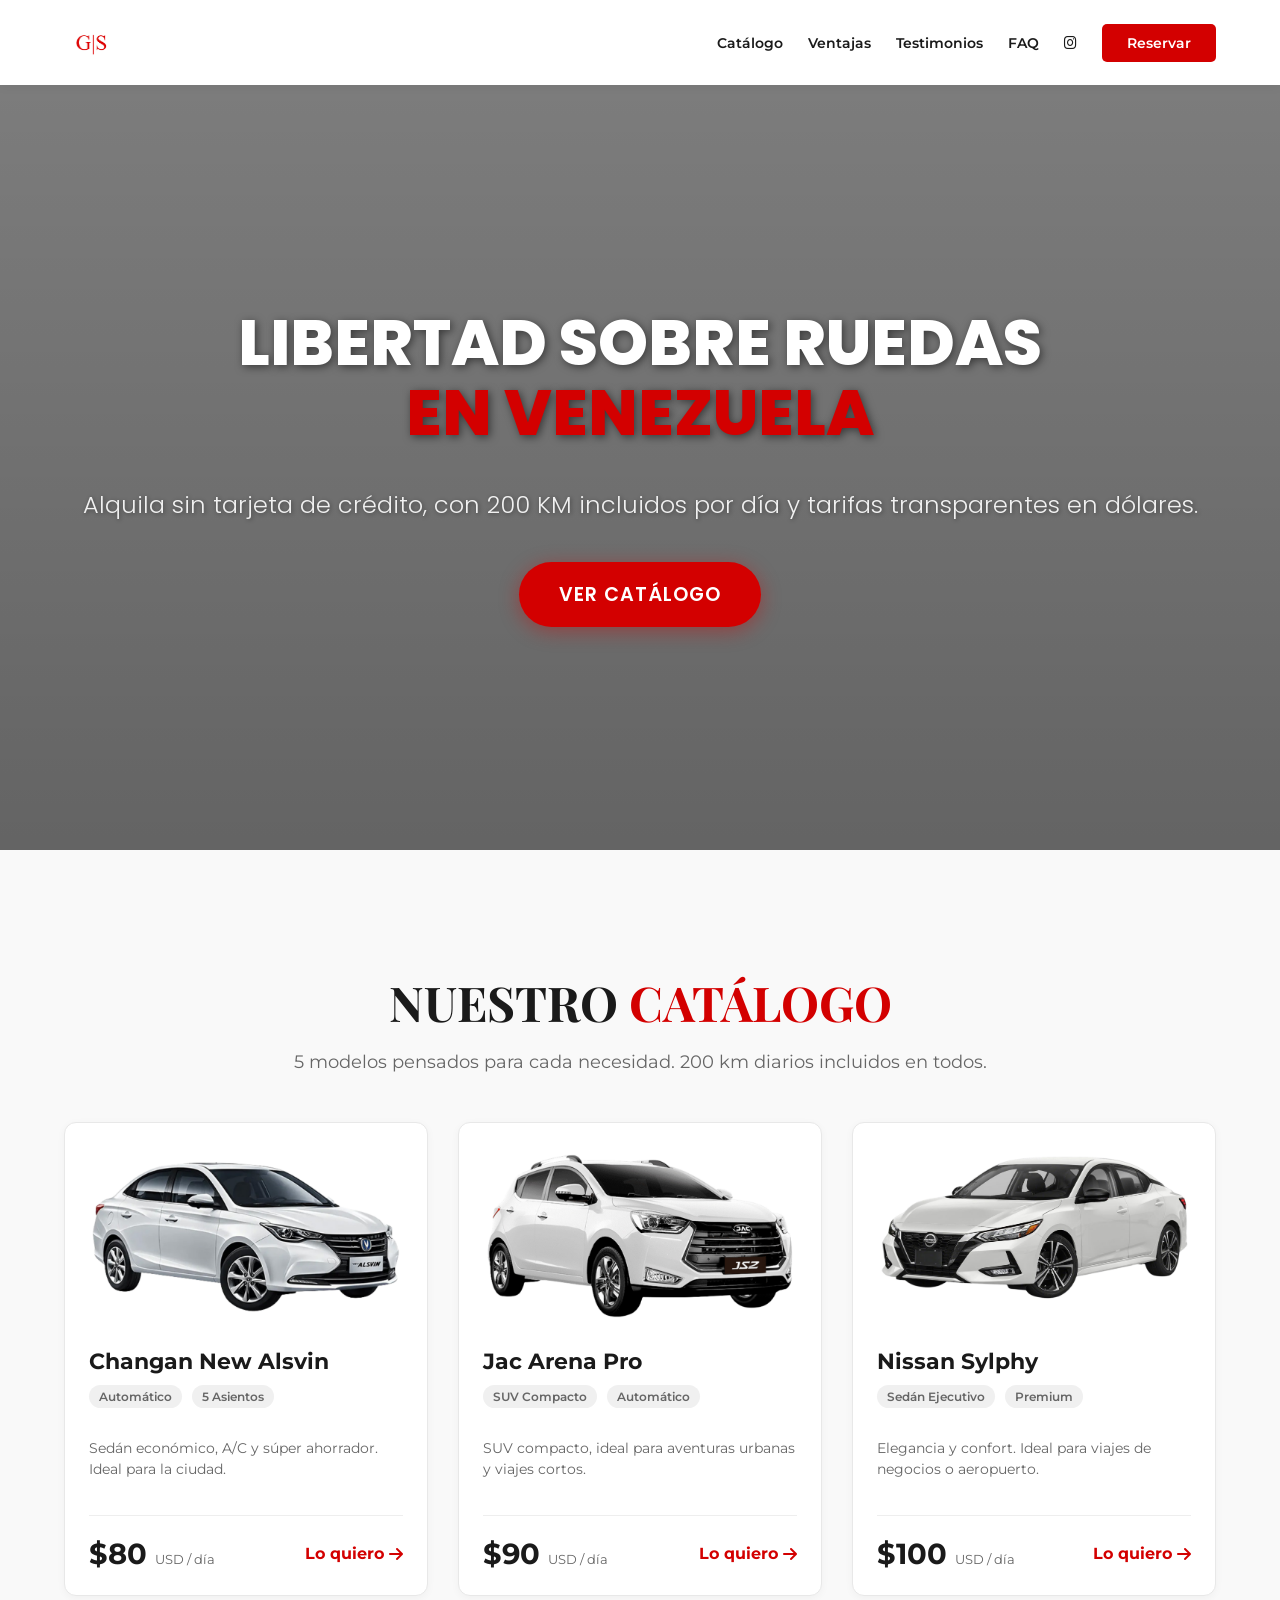
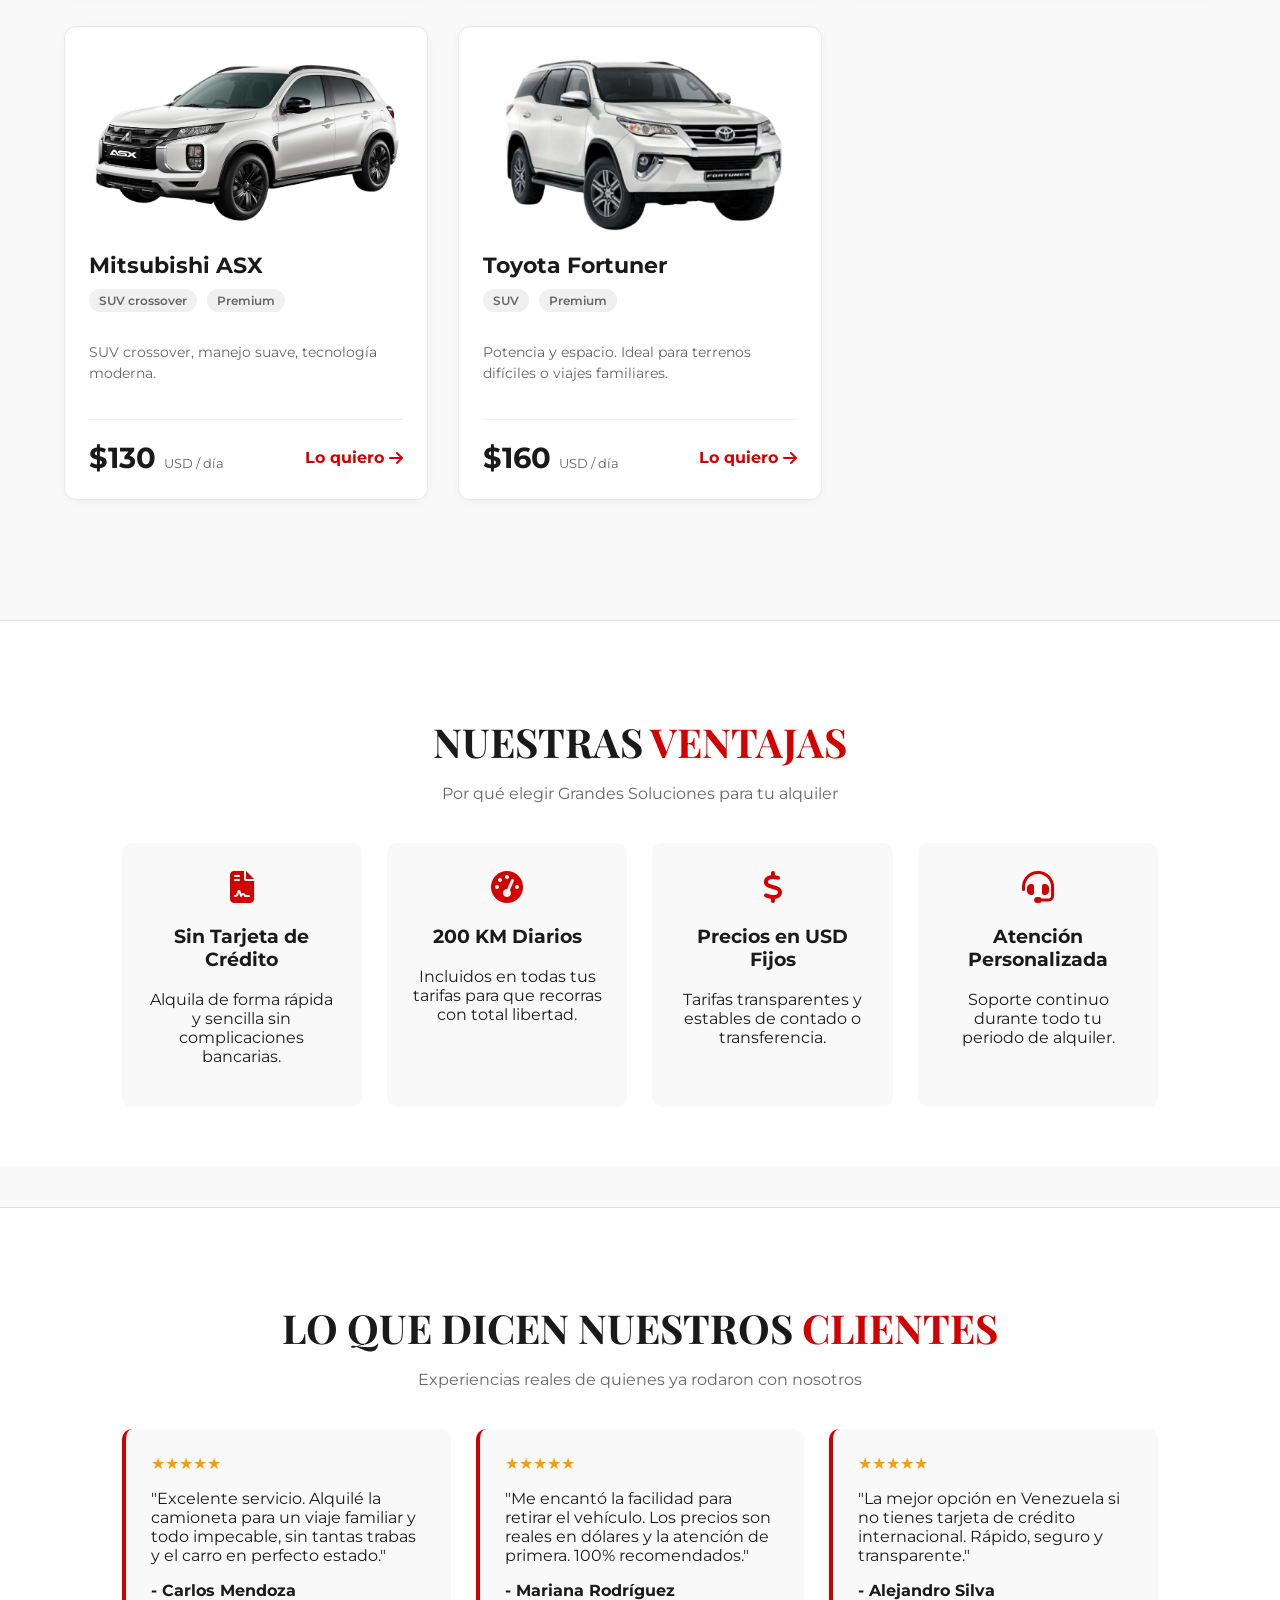
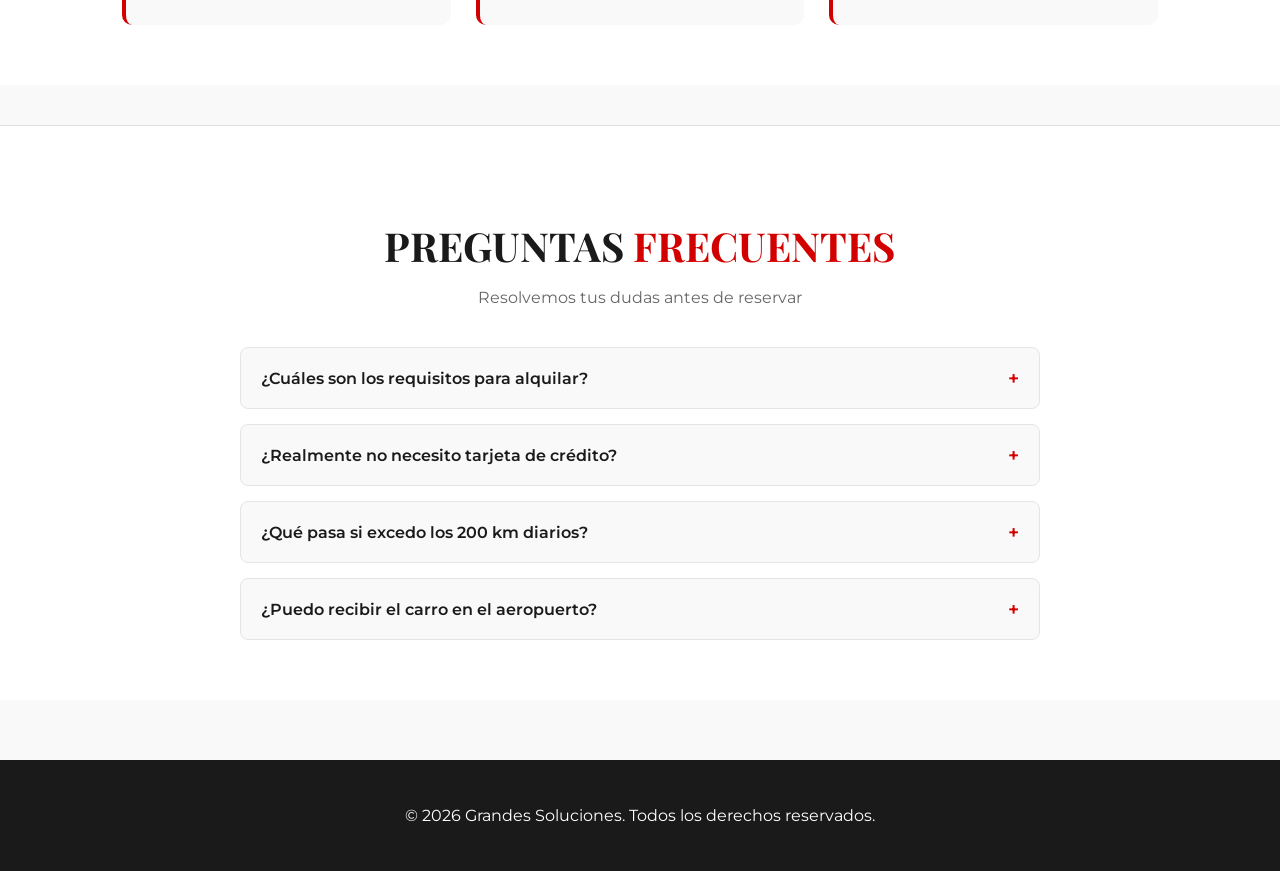
<file: index.html>
<!DOCTYPE html>
<html lang="es">
<head>
    <meta charset="UTF-8">
    <meta name="viewport" content="width=device-width, initial-scale=1.0">
    <title>Grandes Soluciones - Alquiler de Vehículos</title>
    
    <!-- Fuentes de Google -->
    <link href="https://fonts.googleapis.com/css2?family=Montserrat:wght@400;600;700&family=Playfair+Display:wght@700&family=Poppins:wght@300;600;800&display=swap" rel="stylesheet">
    
    <!-- FontAwesome para íconos -->
    <link rel="stylesheet" href="https://cdnjs.cloudflare.com/ajax/libs/font-awesome/6.4.0/css/all.min.css">
    
    <style>
        /* --- ESTILOS GLOBALES Y VARIABLES --- */
        :root {
            --color-principal: #d30000; 
            --color-hover: #a30000; 
            --texto-oscuro: #1A1A1A;
            --texto-gris: #666666;
            --fondo-claro: #F9F9F9;
        }

        html {
            scroll-behavior: smooth;
        }

        body {
            font-family: 'Montserrat', sans-serif;
            background-color: var(--fondo-claro);
            margin: 0;
            padding: 0;
            color: var(--texto-oscuro);
        }

        .container {
            width: 90%;
            max-width: 1200px;
            margin: 0 auto;
        }

        /* --- BARRA DE NAVEGACIÓN --- */
        .navbar {
            display: flex;
            justify-content: space-between;
            align-items: center;
            padding: 15px 5%;
            background-color: white;
            box-shadow: 0 2px 10px rgba(0,0,0,0.05);
            position: sticky;
            top: 0;
            z-index: 1000;
        }

        .logo-link {
            display: flex;
            align-items: center;
            text-decoration: none;
        }

        .logo-img {
            height: 55px;
            width: auto;
            object-fit: contain;
        }

        .nav-links {
            display: flex;
            align-items: center;
            gap: 25px;
        }

        .nav-links a {
            text-decoration: none;
            color: var(--texto-oscuro);
            font-weight: 600;
            font-size: 0.9rem;
            transition: color 0.3s;
        }

        .nav-links a:hover {
            color: var(--color-principal);
        }

        .instagram-icon {
            font-size: 1.4rem;
            color: var(--texto-oscuro);
        }

        .instagram-icon:hover {
            color: #E1306C;
        }

        .btn-reservar {
            background-color: var(--color-principal);
            color: white !important;
            padding: 10px 25px;
            border-radius: 5px;
            transition: background 0.3s !important;
        }

        .btn-reservar:hover {
            background-color: var(--color-hover);
        }

        /* Botón hamburguesa (oculto en PC) */
        .hamburger {
            display: none;
            font-size: 1.5rem;
            cursor: pointer;
            color: var(--texto-oscuro);
        }

        /* --- SECCIÓN HERO (PORTADA) --- */
        .hero {
            background: linear-gradient(rgba(0, 0, 0, 0.5), rgba(0, 0, 0, 0.6)), 
                        url('https://images.unsplash.com/photo-1449965408869-eaa3f722e40d?q=80&w=2070&auto=format&fit=crop') center/cover no-repeat;
            height: 85vh; 
            display: flex;
            align-items: center;
            justify-content: center;
            text-align: center;
            color: white;
            margin-bottom: 40px; 
            padding: 0 20px;
        }

        .hero-content {
            display: flex;
            flex-direction: column;
            align-items: center;
            gap: 15px;
            font-family: 'Poppins', sans-serif;
        }

        .hero h1 {
            font-size: 4rem;
            font-weight: 800;
            line-height: 1.1;
            margin: 0;
            text-transform: uppercase;
            text-shadow: 2px 2px 8px rgba(0,0,0,0.5);
        }

        .hero h1 span {
            color: var(--color-principal); 
        }

        .hero p {
            font-size: 1.5rem;
            font-weight: 300;
            margin-bottom: 25px;
            text-shadow: 1px 1px 4px rgba(0,0,0,0.4);
            opacity: 0.9;
        }

        .btn-principal {
            background-color: var(--color-principal);
            color: white;
            padding: 18px 40px;
            text-decoration: none;
            font-size: 1.2rem;
            font-weight: 600;
            border-radius: 50px;
            text-transform: uppercase;
            letter-spacing: 1px;
            box-shadow: 0 4px 20px rgba(211, 0, 0, 0.4);
            transition: all 0.3s ease;
        }

        .btn-principal:hover {
            transform: translateY(-5px);
            background-color: var(--color-hover);
            box-shadow: 0 8px 30px rgba(211, 0, 0, 0.6);
        }

        /* --- SECCIÓN CATÁLOGO --- */
        .catalogo-section {
            padding: 40px 5% 80px 5%;
            text-align: center;
        }

        .catalogo-header h2 {
            font-family: 'Playfair Display', serif;
            font-size: 3rem;
            margin-bottom: 10px;
        }

        .catalogo-header h2 span {
            color: var(--color-principal);
        }

        .catalogo-header p {
            color: var(--texto-gris);
            font-size: 1.1rem;
            margin-bottom: 50px;
        }

        .grid-vehiculos {
            display: grid;
            grid-template-columns: repeat(auto-fit, minmax(300px, 1fr));
            gap: 30px;
            max-width: 1200px;
            margin: 0 auto;
        }

        /* --- TARJETA MINIMALISTA CON ZOOM --- */
        .car-card {
            background: #ffffff;
            border-radius: 12px;
            padding: 1.5rem;
            text-align: left;
            transition: transform 0.3s ease, box-shadow 0.3s ease;
            border: 1px solid #e8e8e8;
            box-shadow: 0 2px 8px rgba(0, 0, 0, 0.04);
            display: flex;
            flex-direction: column;
            overflow: hidden; /* Mantiene el zoom dentro de los bordes redondeados */
        }

        .car-card:hover {
            transform: translateY(-4px);
            box-shadow: 0 8px 20px rgba(0, 0, 0, 0.08);
            border-color: #d4af37;
        }

        .car-card img {
            width: 100%;
            height: 180px;
            object-fit: contain;
            margin-bottom: 20px;
            transition: transform 0.4s ease; /* Suaviza el zoom */
        }

        .car-card:hover img {
            transform: scale(1.08); /* Acercamiento suave al pasar el cursor */
        }

        .car-card h3 {
            font-size: 1.4rem;
            margin: 0 0 10px 0;
        }

        .car-card p {
            color: var(--texto-gris);
            font-size: 0.9rem;
            line-height: 1.5;
            flex-grow: 1;
        }

        .tags {
            display: flex;
            gap: 10px;
            margin-bottom: 15px;
        }

        .tags span {
            background-color: #f0f0f0;
            color: var(--texto-gris);
            font-size: 0.75rem;
            padding: 4px 10px;
            border-radius: 20px;
            font-weight: 600;
        }

        .card-footer {
            display: flex;
            justify-content: space-between;
            align-items: center;
            margin-top: 20px;
            border-top: 1px solid #eee;
            padding-top: 20px;
        }

        .precio {
            font-size: 1.8rem;
            font-weight: 700;
        }

        .precio span {
            font-size: 0.8rem;
            color: var(--texto-gris);
            font-weight: 400;
        }

        .link-quiero {
            color: var(--color-principal);
            text-decoration: none;
            font-weight: 700;
            font-size: 1rem;
            display: flex;
            align-items: center;
            gap: 5px;
            transition: transform 0.3s;
        }

        .car-card:hover .link-quiero {
            transform: translateX(5px);
        }

        /* --- SECCIONES EXTRA (VENTAJAS, TESTIMONIOS, FAQ) --- */
        .seccion-extra {
            padding: 60px 5%;
            background-color: #ffffff;
            margin-top: 40px;
            border-top: 1px solid #e0e0e0;
        }

        .seccion-extra h2 {
            text-align: center;
            font-family: 'Playfair Display', serif;
            font-size: 2.5rem;
            margin-bottom: 10px;
        }

        .seccion-extra h2 span {
            color: var(--color-principal);
        }

        .subtitulo-seccion {
            text-align: center;
            color: var(--texto-gris);
            margin-bottom: 40px;
        }

        .ventajas-grid {
            display: grid;
            grid-template-columns: repeat(auto-fit, minmax(220px, 1fr));
            gap: 25px;
            max-width: 1200px;
            margin: 0 auto;
        }

        .ventaja-item {
            background: var(--fondo-claro);
            padding: 25px;
            border-radius: 10px;
            text-align: center;
        }

        .ventaja-icono {
            font-size: 2rem;
            color: var(--color-principal);
            margin-bottom: 15px;
        }

        .testimonios-grid {
            display: grid;
            grid-template-columns: repeat(auto-fit, minmax(300px, 1fr));
            gap: 25px;
            max-width: 1200px;
            margin: 0 auto;
        }

        .testimonio-card {
            background: var(--fondo-claro);
            padding: 25px;
            border-radius: 10px;
            border-left: 4px solid var(--color-principal);
        }

        .stars {
            color: #f59e0b;
            margin-bottom: 10px;
        }

        .faq-list {
            max-width: 800px;
            margin: 0 auto;
            display: flex;
            flex-direction: column;
            gap: 15px;
        }

        .faq-item {
            background: var(--fondo-claro);
            border-radius: 8px;
            overflow: hidden;
            border: 1px solid #e5e5e5;
        }

        .faq-question {
            padding: 18px 20px;
            font-weight: 600;
            cursor: pointer;
            display: flex;
            justify-content: space-between;
            align-items: center;
        }

        .faq-question::after {
            content: '+';
            font-size: 1.2rem;
            color: var(--color-principal);
        }

        .faq-item.active .faq-question::after {
            content: '-';
        }

        .faq-answer {
            max-height: 0;
            overflow: hidden;
            padding: 0 20px;
            color: var(--texto-gris);
            transition: max-height 0.3s ease, padding 0.3s ease;
        }

        .faq-item.active .faq-answer {
            max-height: 200px;
            padding: 0 20px 20px 20px;
        }

        /* Footer */
        footer {
            background: var(--texto-oscuro);
            color: white;
            text-align: center;
            padding: 30px 20px;
            margin-top: 60px;
        }

        /* --- ADAPTABILIDAD PARA TELÉFONOS (MEDIA QUERIES) --- */
        @media (max-width: 768px) {
            .navbar {
                padding: 15px 4%;
            }

            .nav-links {
                display: none;
                flex-direction: column;
                width: 100%;
                background-color: white;
                position: absolute;
                top: 100%;
                left: 0;
                padding: 25px 0;
                box-shadow: 0 10px 20px rgba(0,0,0,0.1);
                text-align: center;
                gap: 20px;
                border-bottom: 1px solid #eee;
            }

            .nav-links.active {
                display: flex;
            }

            .hamburger {
                display: block;
            }

            .hero h1 {
                font-size: 2.3rem;
            }

            .hero p {
                font-size: 1.1rem;
            }

            .catalogo-header h2 {
                font-size: 2.2rem;
            }

            .seccion-extra h2 {
                font-size: 2rem;
            }
        }
    </style>
</head>
<body>

    <!-- 1. BARRA DE NAVEGACIÓN -->
    <header class="navbar">
        <a href="#" class="logo-link">
            <img src="G_S.webp" alt="Logo Grandes Soluciones" class="logo-img">
        </a>
        <nav class="nav-links">
            <a href="#catalogo">Catálogo</a>
            <a href="#ventajas">Ventajas</a>
            <a href="#testimonios">Testimonios</a>
            <a href="#faq">FAQ</a>
            <a href="https://instagram.com/tu_usuario" target="_blank" class="instagram-icon" title="Síguenos en Instagram">
                <i class="fab fa-instagram"></i>
            </a>
            <a href="#reservar" class="btn-reservar">Reservar</a>
        </nav>
        <!-- Icono de Menú Hamburguesa para Móviles -->
        <div class="hamburger">
            <i class="fas fa-bars"></i>
        </div>
    </header>

    <!-- 2. SECCIÓN HERO (PORTADA) -->
    <section class="hero">
        <div class="container hero-content">
            <h1>LIBERTAD SOBRE RUEDAS <br><span>EN VENEZUELA</span></h1>
            <p>Alquila sin tarjeta de crédito, con 200 KM incluidos por día y tarifas transparentes en dólares.</p>
            <a href="#catalogo" class="btn-principal">VER CATÁLOGO</a>
        </div>
    </section>

    <!-- 3. SECCIÓN DE CATÁLOGO -->
    <section class="catalogo-section" id="catalogo">
        <div class="catalogo-header">
            <h2>NUESTRO <span>CATÁLOGO</span></h2>
            <p>5 modelos pensados para cada necesidad. 200 km diarios incluidos en todos.</p>
        </div>

        <div class="grid-vehiculos">
            
            <!-- TARJETA 1 -->
            <div class="car-card">
                <img src="img/changan-alsvin.png" alt="Changan New Alsvin">
                <h3>Changan New Alsvin</h3>
                <div class="tags">
                    <span>Automático</span>
                    <span>5 Asientos</span>
                </div>
                <p>Sedán económico, A/C y súper ahorrador. Ideal para la ciudad.</p>
                <div class="card-footer">
                    <div class="precio">$80 <span>USD / día</span></div>
                    <a href="#reservar" class="link-quiero">Lo quiero <i class="fas fa-arrow-right"></i></a>
                </div>
            </div>

            <!-- TARJETA 2 -->
            <div class="car-card">
                <img src="img/jac-arenapro.png" alt="Jac Arena Pro">
                <h3>Jac Arena Pro</h3>
                <div class="tags">
                    <span>SUV Compacto</span>
                    <span>Automático</span>
                </div>
                <p>SUV compacto, ideal para aventuras urbanas y viajes cortos.</p>
                <div class="card-footer">
                    <div class="precio">$90 <span>USD / día</span></div>
                    <a href="#reservar" class="link-quiero">Lo quiero <i class="fas fa-arrow-right"></i></a>
                </div>
            </div>

            <!-- TARJETA 3 -->
            <div class="car-card">
                <img src="img/nissan-sylphy.png" alt="Nissan Sylphy">
                <h3>Nissan Sylphy</h3>
                <div class="tags">
                    <span>Sedán Ejecutivo</span>
                    <span>Premium</span>
                </div>
                <p>Elegancia y confort. Ideal para viajes de negocios o aeropuerto.</p>
                <div class="card-footer">
                    <div class="precio">$100 <span>USD / día</span></div>
                    <a href="#reservar" class="link-quiero">Lo quiero <i class="fas fa-arrow-right"></i></a>
                </div>
            </div>
            
            <!-- TARJETA 4 -->
            <div class="car-card">
                <img src="img/mitsubishi-asx.png" alt="Mitsubishi ASX">
                <h3>Mitsubishi ASX</h3>
                <div class="tags">
                    <span>SUV crossover</span>
                    <span>Premium</span>
                </div>
                <p>SUV crossover, manejo suave, tecnología moderna.</p>
                <div class="card-footer">
                    <div class="precio">$130 <span>USD / día</span></div>
                    <a href="#reservar" class="link-quiero">Lo quiero <i class="fas fa-arrow-right"></i></a>
                </div>
            </div>

            <!-- TARJETA 5 -->
            <div class="car-card">
                <img src="img/toyota-fortuner.png" alt="Toyota Fortuner">
                <h3>Toyota Fortuner</h3>
                <div class="tags">
                    <span>SUV</span>
                    <span>Premium</span>
                </div>
                <p>Potencia y espacio. Ideal para terrenos difíciles o viajes familiares.</p>
                <div class="card-footer">
                    <div class="precio">$160 <span>USD / día</span></div>
                    <a href="#reservar" class="link-quiero">Lo quiero <i class="fas fa-arrow-right"></i></a>
                </div>
            </div>

        </div>
    </section>

    <!-- 4. SECCIÓN DE VENTAJAS -->
    <section class="seccion-extra" id="ventajas">
        <div class="container">
            <h2>NUESTRAS <span>VENTAJAS</span></h2>
            <p class="subtitulo-seccion">Por qué elegir Grandes Soluciones para tu alquiler</p>
            <div class="ventajas-grid">
                <div class="ventaja-item">
                    <div class="ventaja-icono"><i class="fas fa-file-contract"></i></div>
                    <h3>Sin Tarjeta de Crédito</h3>
                    <p>Alquila de forma rápida y sencilla sin complicaciones bancarias.</p>
                </div>
                <div class="ventaja-item">
                    <div class="ventaja-icono"><i class="fas fa-tachometer-alt"></i></div>
                    <h3>200 KM Diarios</h3>
                    <p>Incluidos en todas tus tarifas para que recorras con total libertad.</p>
                </div>
                <div class="ventaja-item">
                    <div class="ventaja-icono"><i class="fas fa-dollar-sign"></i></div>
                    <h3>Precios en USD Fijos</h3>
                    <p>Tarifas transparentes y estables de contado o transferencia.</p>
                </div>
                <div class="ventaja-item">
                    <div class="ventaja-icono"><i class="fas fa-headset"></i></div>
                    <h3>Atención Personalizada</h3>
                    <p>Soporte continuo durante todo tu periodo de alquiler.</p>
                </div>
            </div>
        </div>
    </section>

    <!-- 5. SECCIÓN DE TESTIMONIOS -->
    <section class="seccion-extra" id="testimonios">
        <div class="container">
            <h2>LO QUE DICEN NUESTROS <span>CLIENTES</span></h2>
            <p class="subtitulo-seccion">Experiencias reales de quienes ya rodaron con nosotros</p>
            <div class="testimonios-grid">
                <div class="testimonio-card">
                    <div class="stars">★★★★★</div>
                    <p>"Excelente servicio. Alquilé la camioneta para un viaje familiar y todo impecable, sin tantas trabas y el carro en perfecto estado."</p>
                    <strong>- Carlos Mendoza</strong>
                </div>
                <div class="testimonio-card">
                    <div class="stars">★★★★★</div>
                    <p>"Me encantó la facilidad para retirar el vehículo. Los precios son reales en dólares y la atención de primera. 100% recomendados."</p>
                    <strong>- Mariana Rodríguez</strong>
                </div>
                <div class="testimonio-card">
                    <div class="stars">★★★★★</div>
                    <p>"La mejor opción en Venezuela si no tienes tarjeta de crédito internacional. Rápido, seguro y transparente."</p>
                    <strong>- Alejandro Silva</strong>
                </div>
            </div>
        </div>
    </section>

    <!-- 6. SECCIÓN DE FAQ (PREGUNTAS FRECUENTES) -->
    <section class="seccion-extra" id="faq">
        <div class="container">
            <h2>PREGUNTAS <span>FRECUENTES</span></h2>
            <p class="subtitulo-seccion">Resolvemos tus dudas antes de reservar</p>
            <div class="faq-list">
                <div class="faq-item">
                    <div class="faq-question">¿Cuáles son los requisitos para alquilar?</div>
                    <div class="faq-answer">Cédula de identidad o pasaporte vigente, licencia de conducir al día y cumplir con la edad mínima requerida, además de los datos de contacto y reserva.</div>
                </div>
                <div class="faq-item">
                    <div class="faq-question">¿Realmente no necesito tarjeta de crédito?</div>
                    <div class="faq-answer">¡Así es! Puedes realizar tu proceso de pago y reserva mediante métodos locales o efectivo en divisas, facilitando el acceso al vehículo.</div>
                </div>
                <div class="faq-item">
                    <div class="faq-question">¿Qué pasa si excedo los 200 km diarios?</div>
                    <div class="faq-answer">Los kilómetros adicionales tienen una tarifa preferencial accesible que se calcula al finalizar tu contrato de alquiler.</div>
                </div>
                <div class="faq-item">
                    <div class="faq-question">¿Puedo recibir el carro en el aeropuerto?</div>
                    <div class="faq-answer">Sí, coordinamos entregas y devoluciones estratégicas para adaptarnos a los tiempos de tu viaje. Consúltanos al momento de reservar.</div>
                </div>
            </div>
        </div>
    </section>

    <!-- 7. FOOTER -->
    <footer>
        <p>&copy; 2026 Grandes Soluciones. Todos los derechos reservados.</p>
    </footer>

    <!-- SCRIPTS JS -->
    <script>
        document.addEventListener('DOMContentLoaded', () => {
            // 1. Lógica del menú hamburguesa para teléfonos
            const hamburger = document.querySelector('.hamburger');
            const navLinks = document.querySelector('.nav-links');

            if (hamburger && navLinks) {
                hamburger.addEventListener('click', () => {
                    navLinks.classList.toggle('active');
                });

                // Cierra automáticamente el menú al hacer clic en una opción
                document.querySelectorAll('.nav-links a').forEach(link => {
                    link.addEventListener('click', () => {
                        navLinks.classList.remove('active');
                    });
                });
            }

            // 2. Lógica del acordeón para Preguntas Frecuentes (FAQ)
            const faqItems = document.querySelectorAll('.faq-item');

            faqItems.forEach(item => {
                const question = item.querySelector('.faq-question');
                
                if (question) {
                    question.addEventListener('click', () => {
                        faqItems.forEach(other => {
                            if (other !== item) {
                                other.classList.remove('active');
                            }
                        });
                        item.classList.toggle('active');
                    });
                }
            });
        });
    </script>
</body>
</html>
</file>
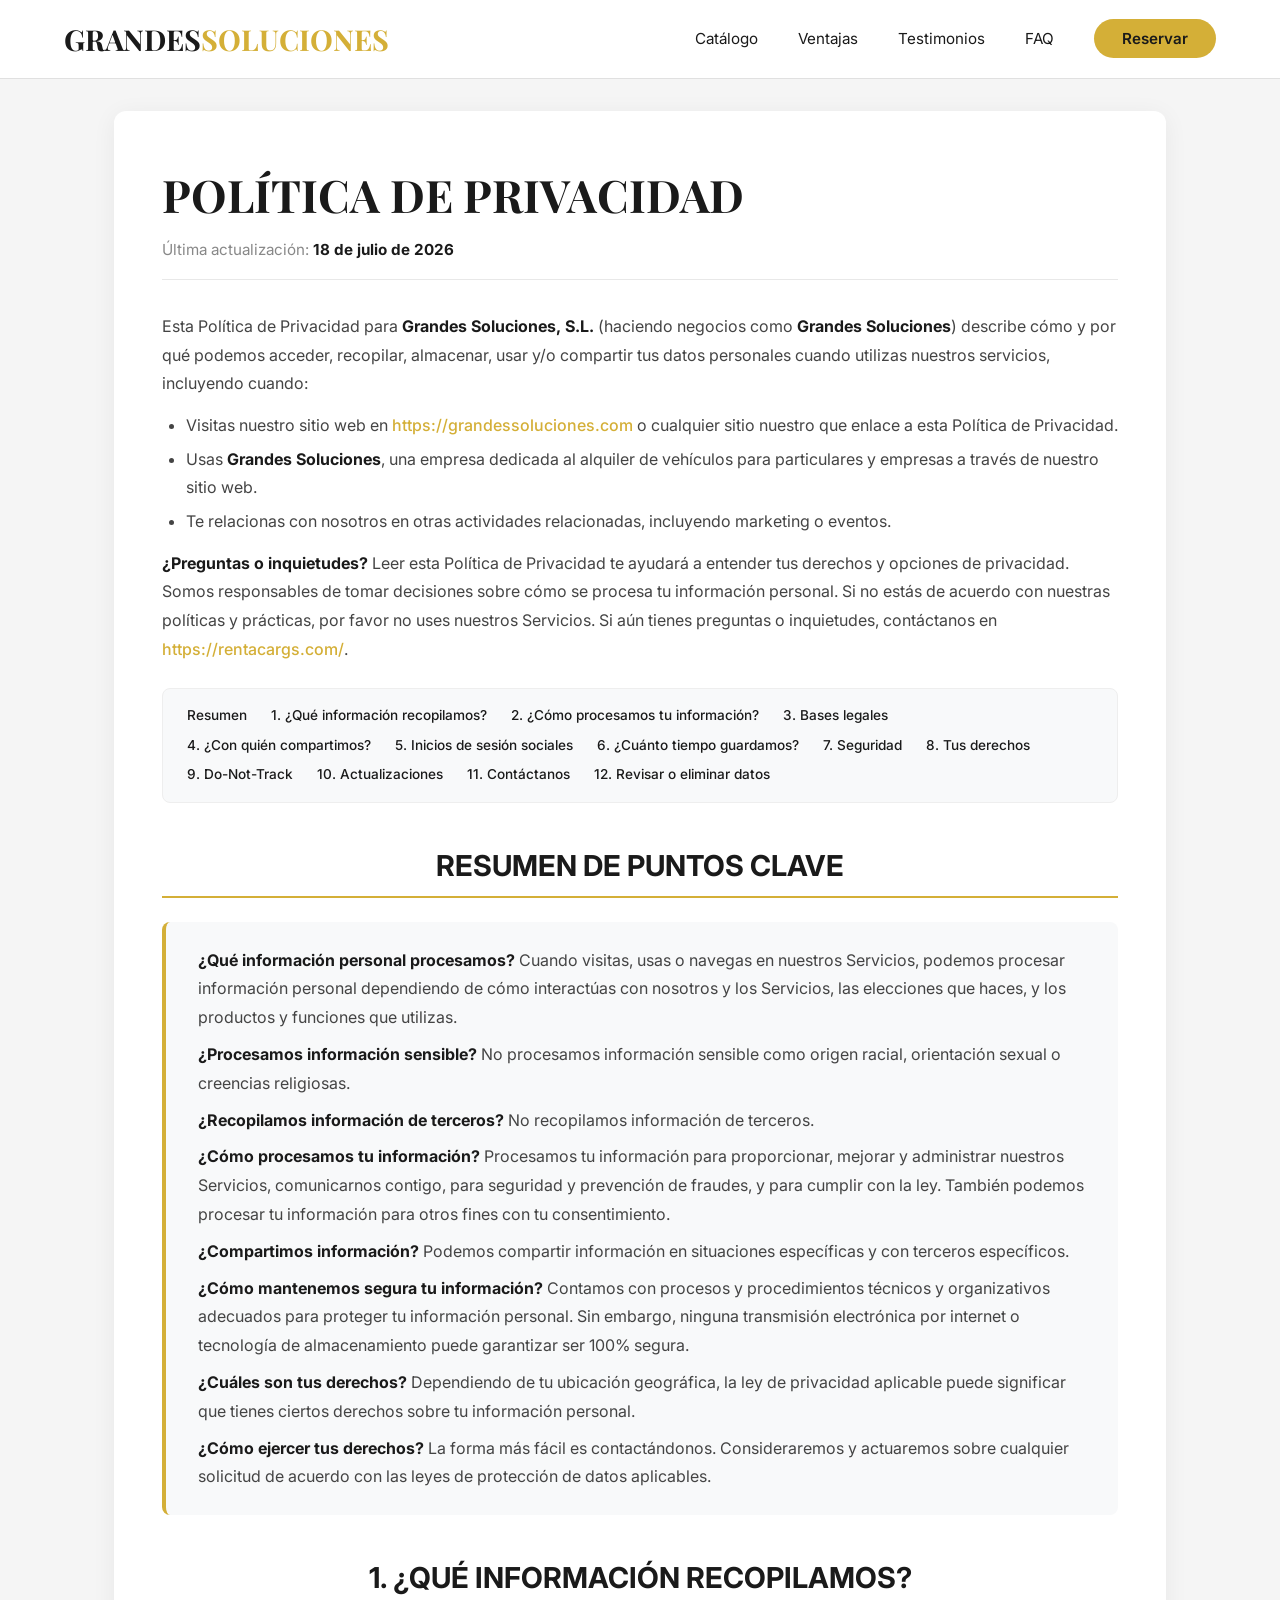
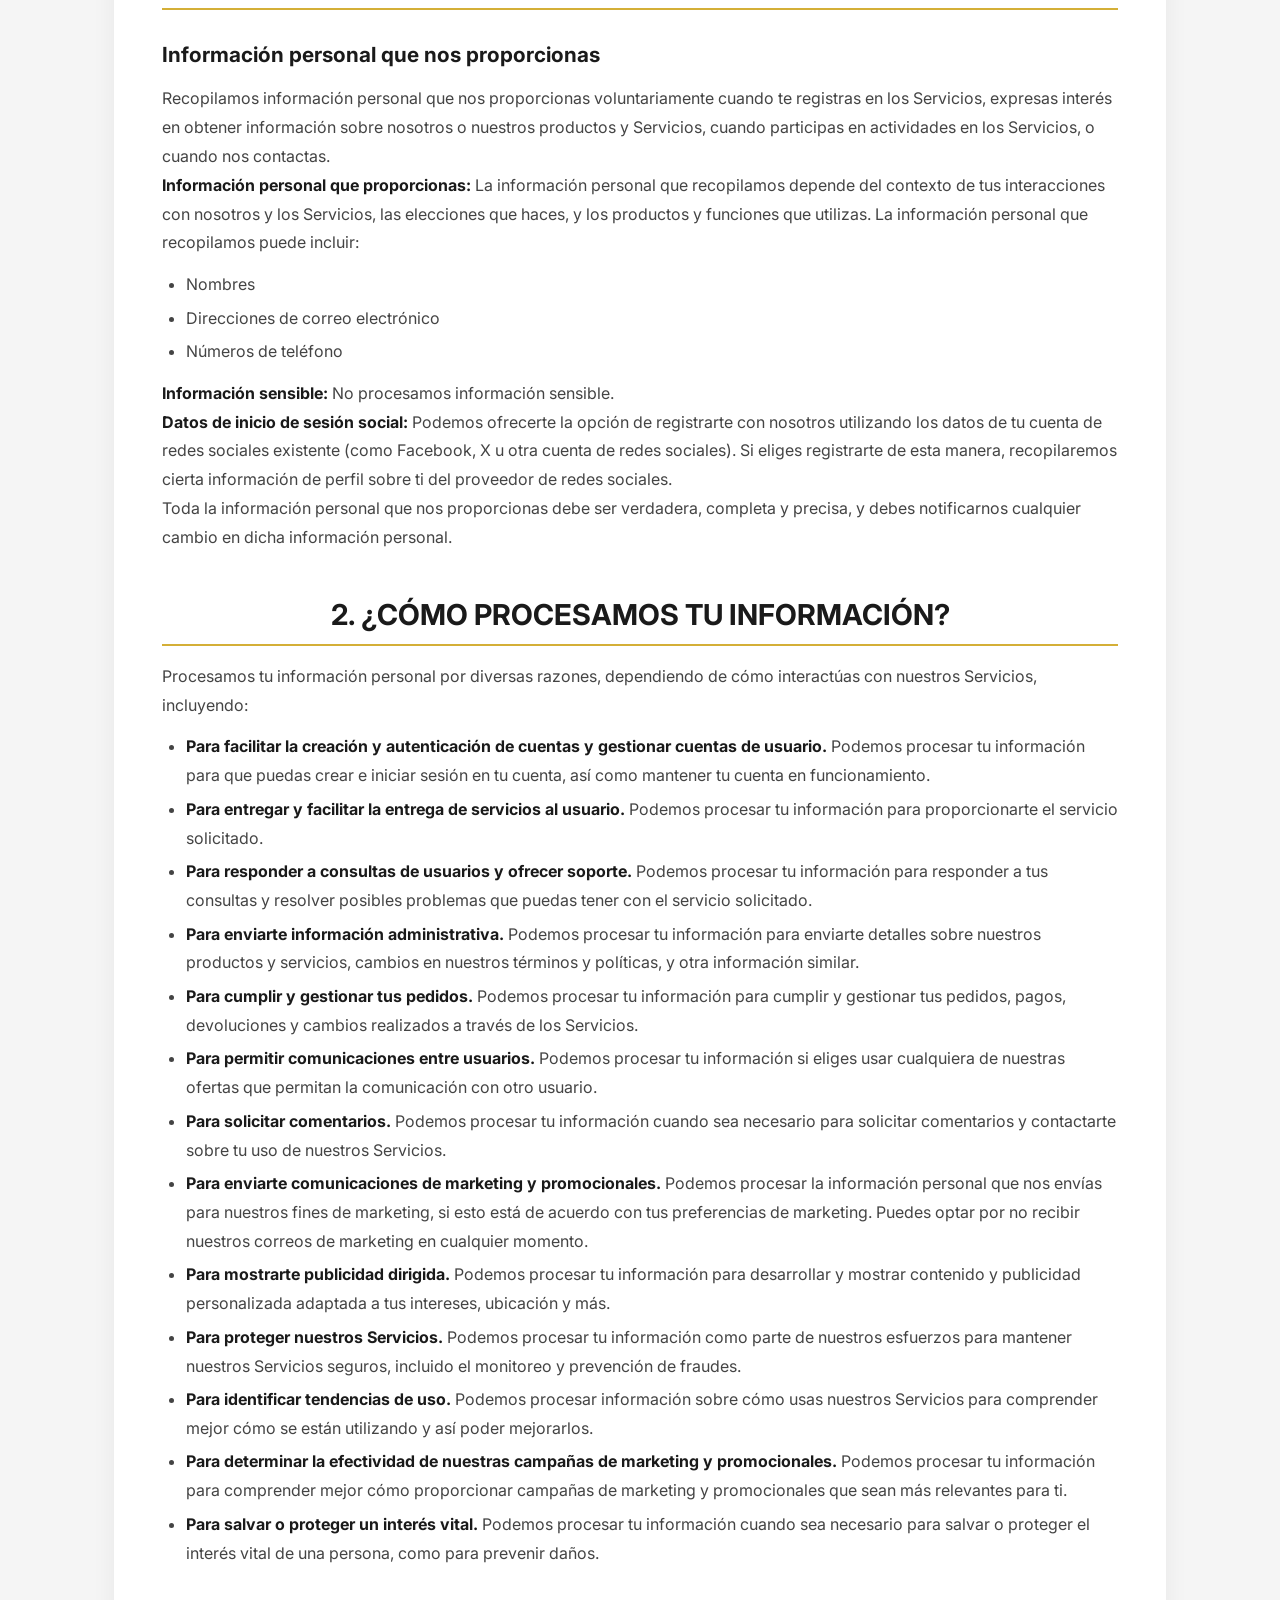
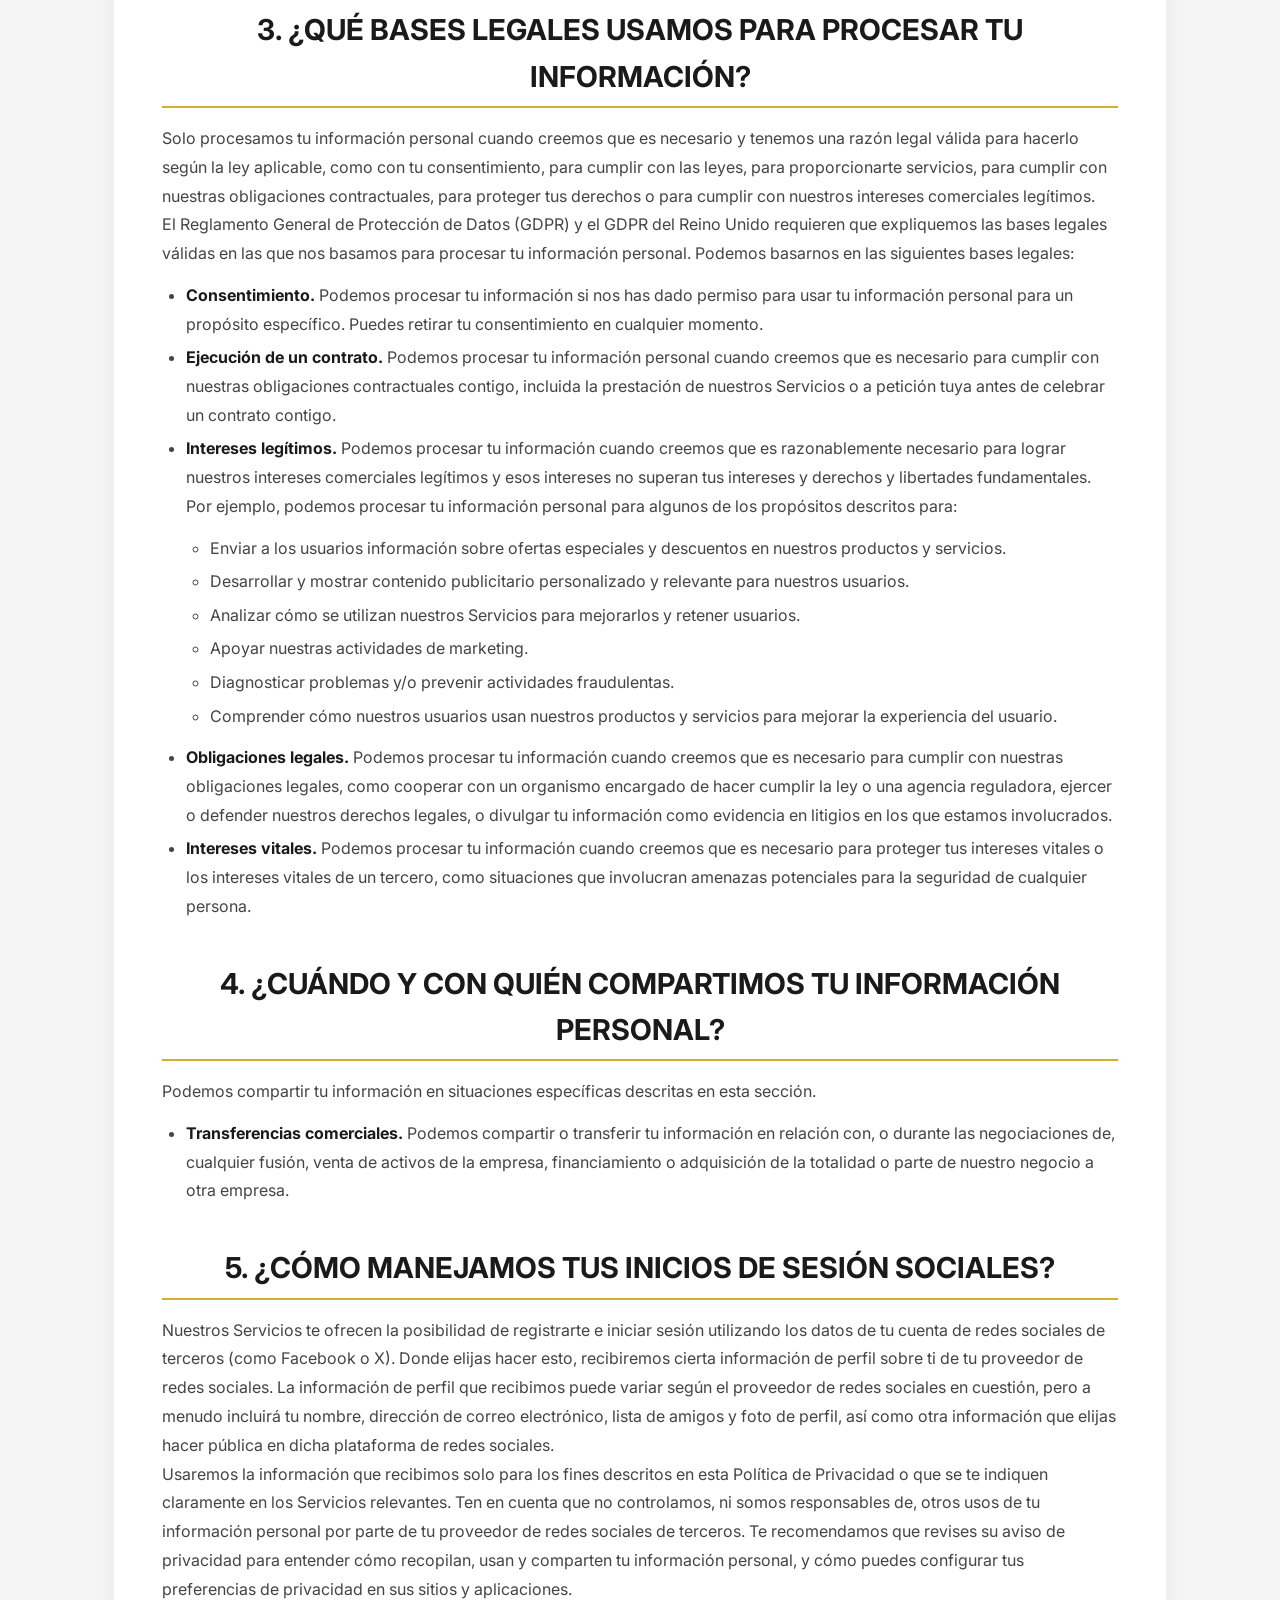
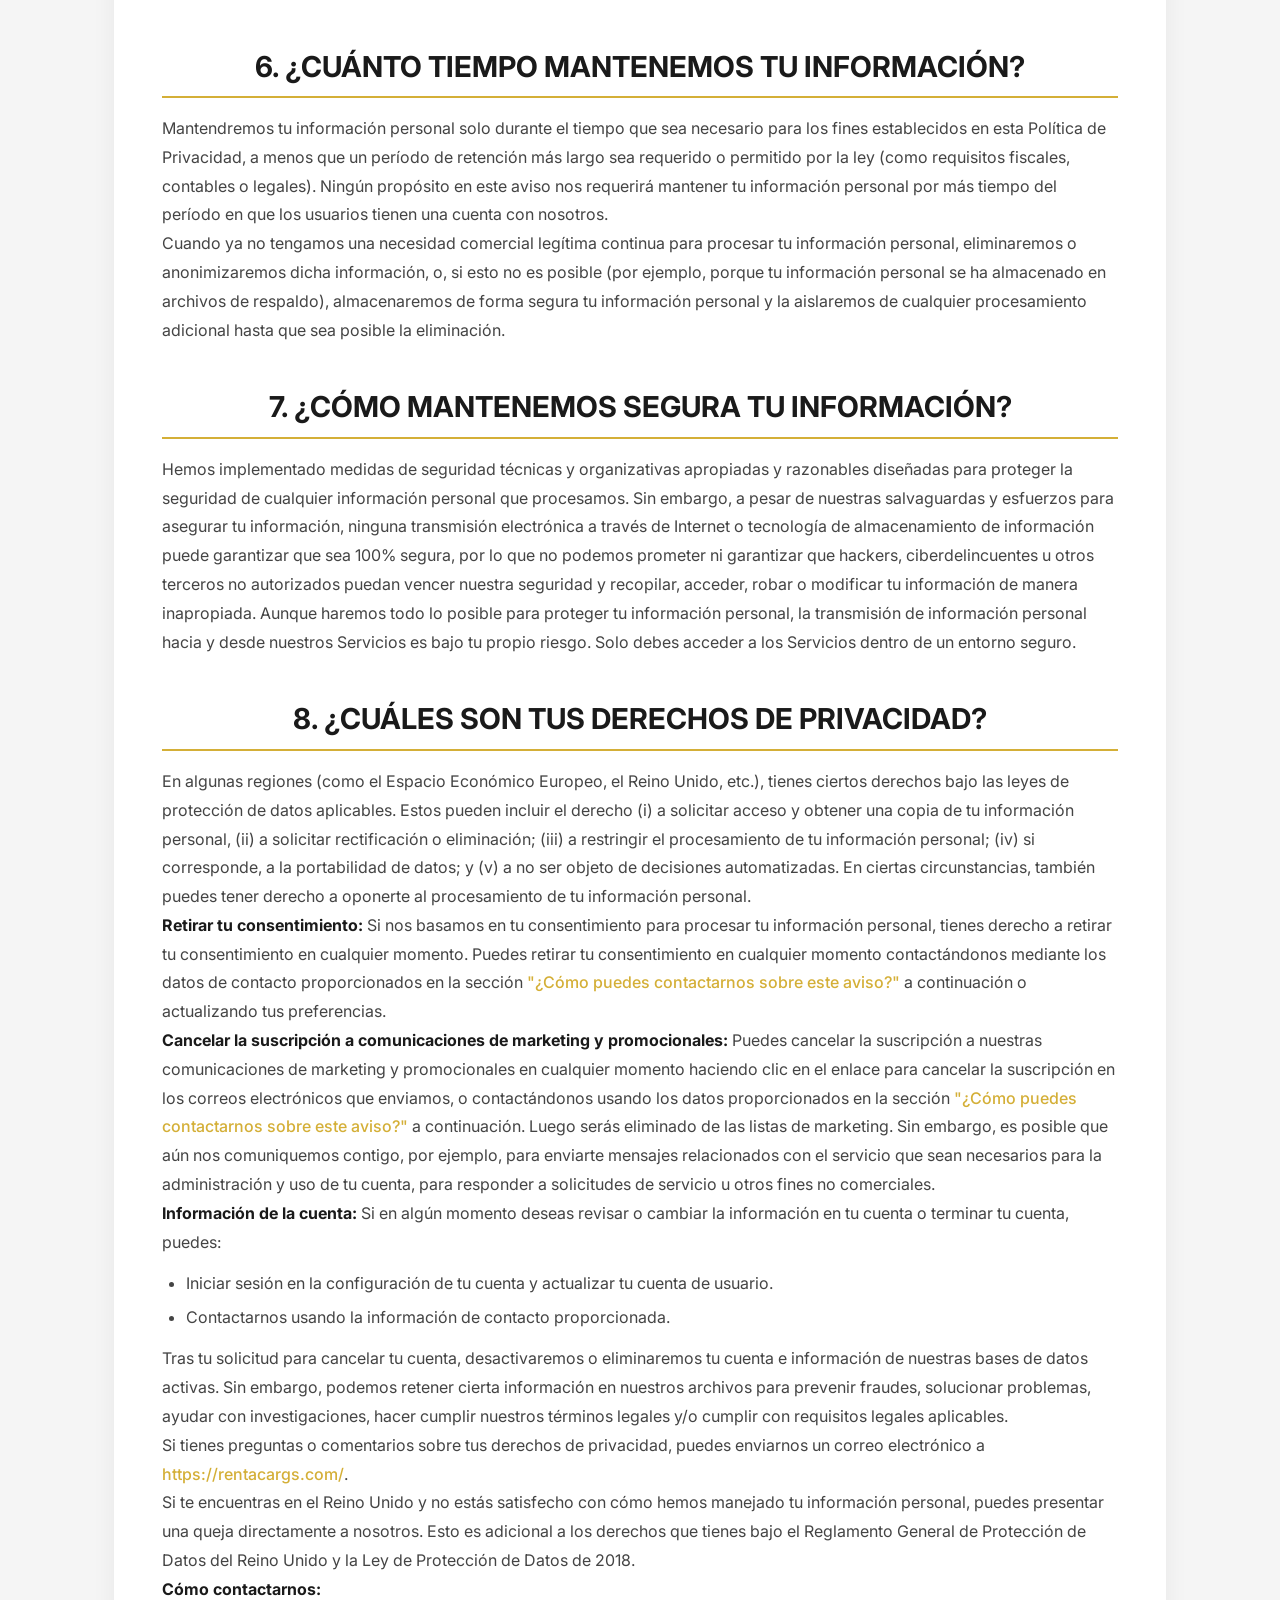
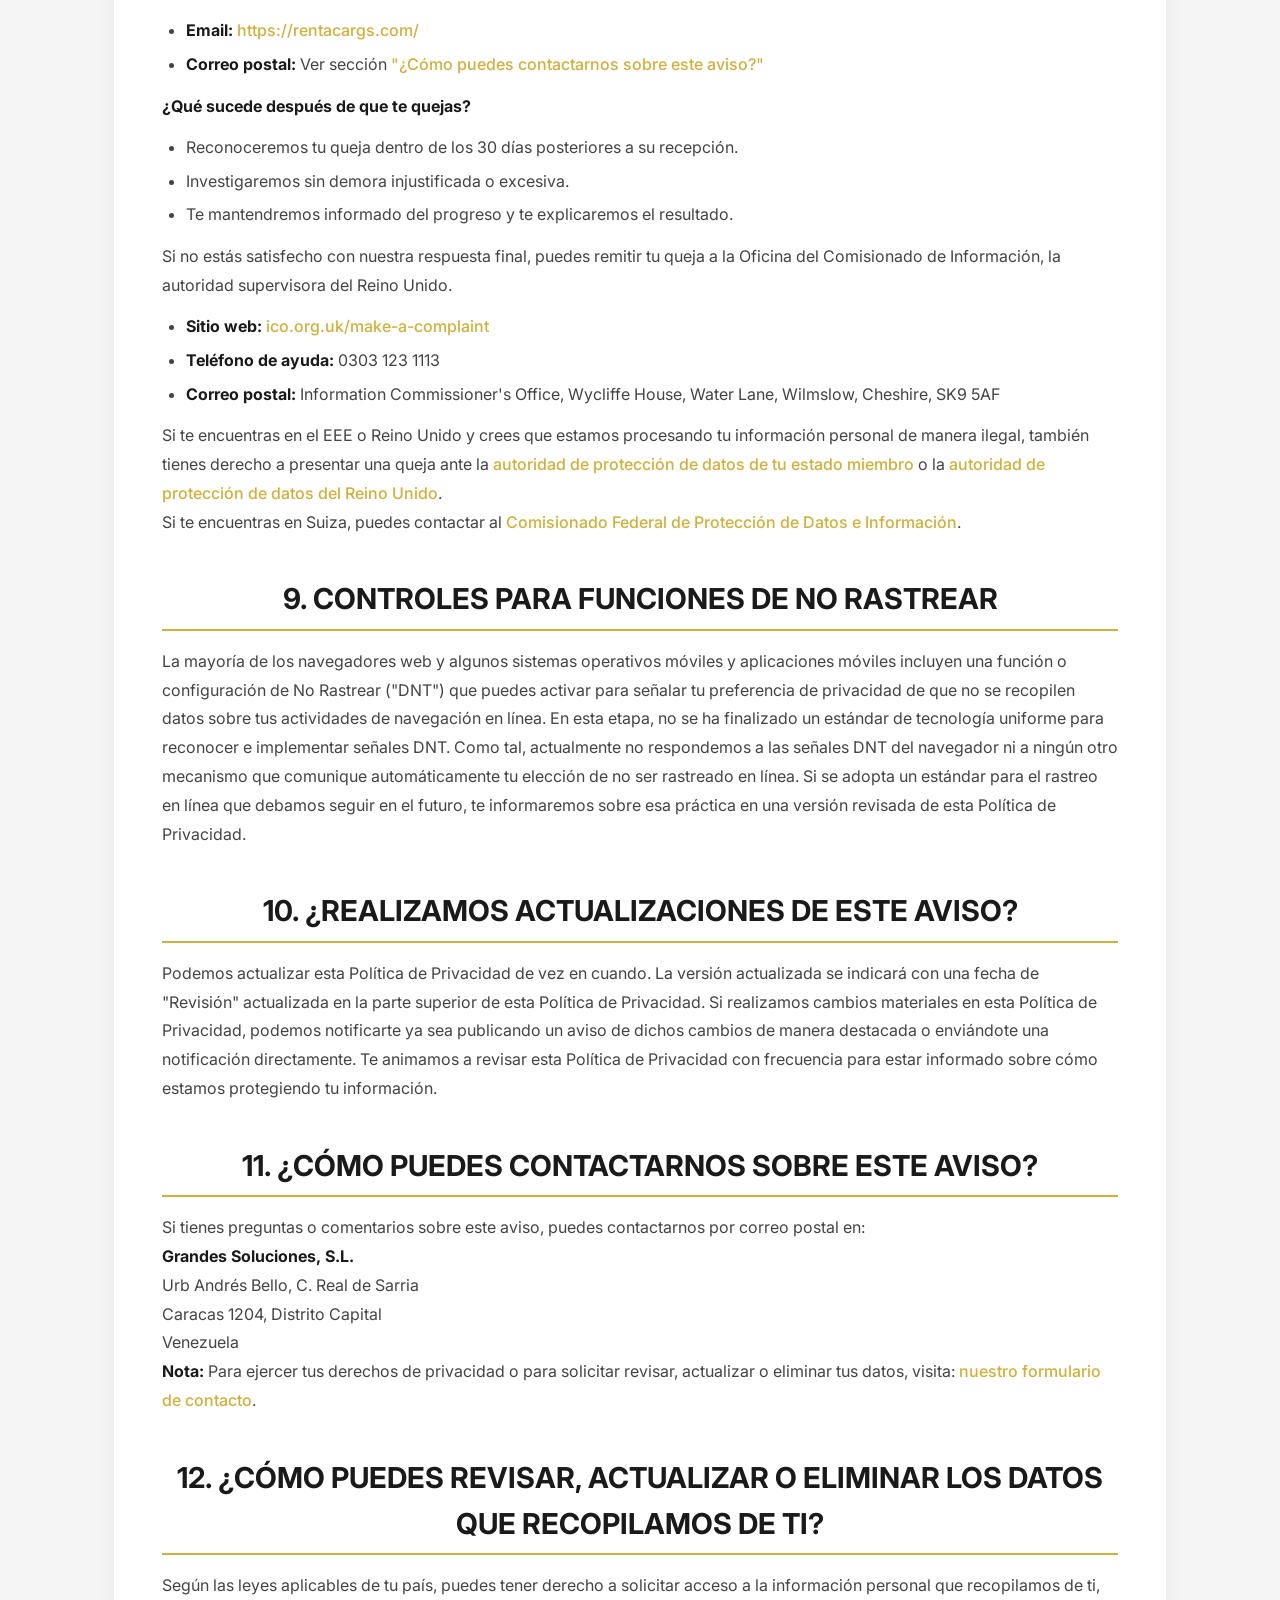
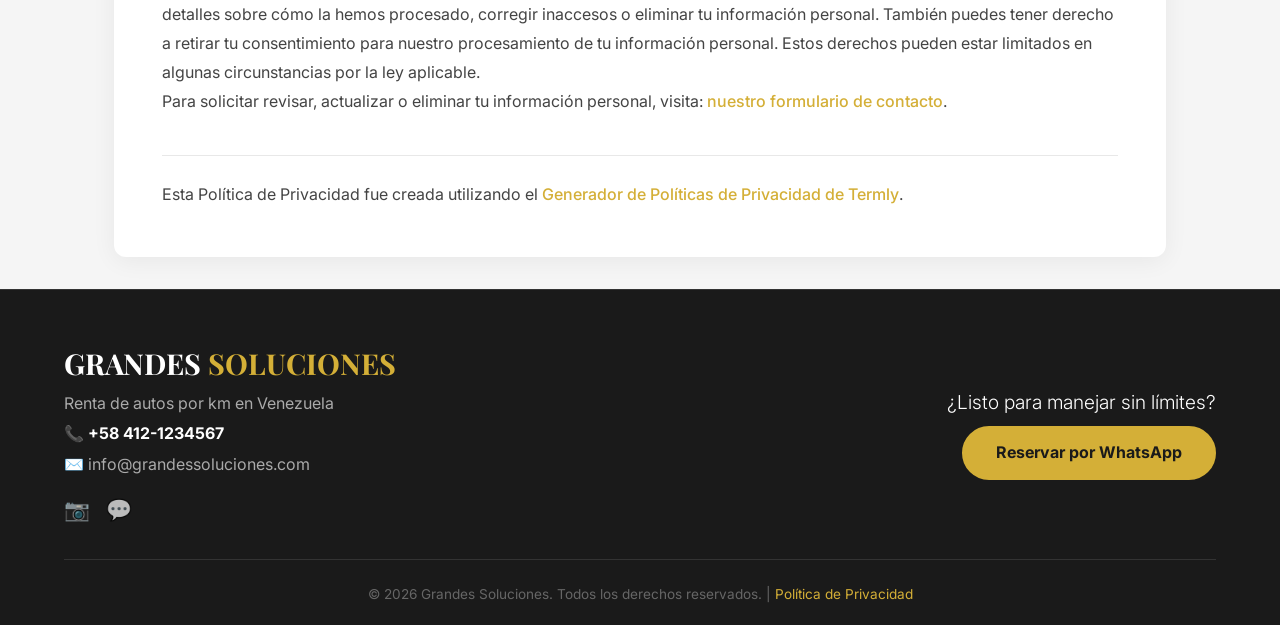
<file: politica-privacidad.html>
<!DOCTYPE html>
<html lang="es">
<head>
    <meta charset="UTF-8">
    <meta name="viewport" content="width=device-width, initial-scale=1.0">
    <title>Política de Privacidad | Grandes Soluciones</title>
    <!-- Fuentes Google -->
    <link rel="preconnect" href="https://fonts.googleapis.com">
    <link rel="preconnect" href="https://fonts.gstatic.com" crossorigin>
    <link href="https://fonts.googleapis.com/css2?family=Playfair+Display:wght@700&family=Inter:wght@300;400;600;700&display=swap" rel="stylesheet">
    <!-- Estilos principales -->
    <link rel="stylesheet" href="style.css">
    
    <!-- Estilos específicos para la política de privacidad -->
    <style>
        /* ===== CONTENEDOR DE LA POLÍTICA ===== */
        .privacy-policy-wrapper {
            max-width: 1100px;
            margin: 2rem auto;
            padding: 0 24px;
        }

        .privacy-policy {
            background: #ffffff;
            border-radius: 12px;
            padding: 3rem;
            box-shadow: 0 4px 24px rgba(0, 0, 0, 0.06);
            color: #1a1a1a;
        }

        .privacy-policy h1 {
            font-family: 'Playfair Display', serif;
            font-size: 2.8rem;
            color: #1a1a1a;
            margin-bottom: 0.3rem;
        }

        .privacy-policy .last-updated {
            color: #888;
            font-size: 0.95rem;
            margin-bottom: 2rem;
            border-bottom: 1px solid #e8e8e8;
            padding-bottom: 1rem;
        }

        .privacy-policy h2 {
            font-family: 'Inter', sans-serif;
            font-size: 1.8rem;
            color: #1a1a1a;
            margin-top: 2.5rem;
            margin-bottom: 1rem;
            border-bottom: 2px solid #d4af37;
            padding-bottom: 0.4rem;
        }

        .privacy-policy h3 {
            font-family: 'Inter', sans-serif;
            font-size: 1.3rem;
            color: #1a1a1a;
            margin-top: 1.8rem;
            margin-bottom: 0.8rem;
        }

        .privacy-policy p,
        .privacy-policy li {
            font-family: 'Inter', sans-serif;
            font-size: 1rem;
            color: #444;
            line-height: 1.8;
        }

        .privacy-policy ul {
            padding-left: 1.5rem;
            margin: 0.8rem 0;
        }

        .privacy-policy li {
            margin-bottom: 0.3rem;
        }

        .privacy-policy a {
            color: #d4af37;
            text-decoration: none;
            font-weight: 500;
            transition: color 0.3s ease;
        }

        .privacy-policy a:hover {
            color: #1a1a1a;
            text-decoration: underline;
        }

        .privacy-policy strong {
            color: #1a1a1a;
        }

        /* ===== NAVEGACIÓN INTERNA ===== */
        .privacy-nav {
            display: flex;
            flex-wrap: wrap;
            gap: 0.5rem 1.5rem;
            background: #f8f9fa;
            padding: 1rem 1.5rem;
            border-radius: 8px;
            margin: 1.5rem 0 2rem;
            border: 1px solid #eee;
        }

        .privacy-nav a {
            font-family: 'Inter', sans-serif;
            font-size: 0.85rem;
            color: #1a1a1a;
            text-decoration: none;
            font-weight: 500;
            transition: color 0.3s ease;
        }

        .privacy-nav a:hover {
            color: #d4af37;
        }

        /* ===== KEY POINTS ===== */
        .key-points {
            background: #f8f9fa;
            padding: 1.5rem 2rem;
            border-radius: 8px;
            border-left: 4px solid #d4af37;
            margin: 1.5rem 0;
        }

        .key-points p {
            margin-bottom: 0.5rem;
        }

        .key-points p:last-child {
            margin-bottom: 0;
        }

        .key-points strong {
            color: #1a1a1a;
        }

        /* ===== RESPONSIVE ===== */
        @media (max-width: 768px) {
            .privacy-policy {
                padding: 1.5rem;
            }

            .privacy-policy h1 {
                font-size: 2.2rem;
            }

            .privacy-policy h2 {
                font-size: 1.5rem;
            }

            .privacy-nav {
                flex-direction: column;
                gap: 0.3rem;
                padding: 0.8rem 1rem;
            }

            .key-points {
                padding: 1rem 1.2rem;
            }

            .privacy-policy-wrapper {
                margin: 1rem auto;
                padding: 0 16px;
            }
        }

        @media (max-width: 480px) {
            .privacy-policy {
                padding: 1rem;
            }

            .privacy-policy h1 {
                font-size: 1.8rem;
            }
        }
    </style>
</head>
<body>
    <!-- ===== BARRA DE NAVEGACIÓN ===== -->
    <header class="navbar">
        <div class="container">
            <a href="index.html" class="logo">GRANDES<span>SOLUCIONES</span></a>
            <nav>
                <ul class="nav-links">
                    <li><a href="index.html#catalogo">Catálogo</a></li>
                    <li><a href="index.html#ventajas">Ventajas</a></li>
                    <li><a href="index.html#testimonios">Testimonios</a></li>
                    <li><a href="index.html#faq">FAQ</a></li>
                    <li><a href="index.html#contacto" class="btn-cta-nav">Reservar</a></li>
                </ul>
            </nav>
            <div class="hamburger">
                <span></span>
                <span></span>
                <span></span>
            </div>
        </div>
    </header>

    <!-- ===== CONTENIDO DE LA POLÍTICA DE PRIVACIDAD ===== -->
    <div class="privacy-policy-wrapper">
        <div class="privacy-policy">

            <h1>POLÍTICA DE PRIVACIDAD</h1>
            <p class="last-updated">Última actualización: <strong>18 de julio de 2026</strong></p>

            <p>Esta Política de Privacidad para <strong>Grandes Soluciones, S.L.</strong> (haciendo negocios como <strong>Grandes Soluciones</strong>) describe cómo y por qué podemos acceder, recopilar, almacenar, usar y/o compartir tus datos personales cuando utilizas nuestros servicios, incluyendo cuando:</p>

            <ul>
                <li>Visitas nuestro sitio web en <a href="https://grandessoluciones.com">https://grandessoluciones.com</a> o cualquier sitio nuestro que enlace a esta Política de Privacidad.</li>
                <li>Usas <strong>Grandes Soluciones</strong>, una empresa dedicada al alquiler de vehículos para particulares y empresas a través de nuestro sitio web.</li>
                <li>Te relacionas con nosotros en otras actividades relacionadas, incluyendo marketing o eventos.</li>
            </ul>

            <p><strong>¿Preguntas o inquietudes?</strong> Leer esta Política de Privacidad te ayudará a entender tus derechos y opciones de privacidad. Somos responsables de tomar decisiones sobre cómo se procesa tu información personal. Si no estás de acuerdo con nuestras políticas y prácticas, por favor no uses nuestros Servicios. Si aún tienes preguntas o inquietudes, contáctanos en <a href="https://rentacargs.com/">https://rentacargs.com/</a>.</p>

            <!-- ===== NAVEGACIÓN INTERNA ===== -->
            <div class="privacy-nav">
                <a href="#resumen">Resumen</a>
                <a href="#info">1. ¿Qué información recopilamos?</a>
                <a href="#uso">2. ¿Cómo procesamos tu información?</a>
                <a href="#bases">3. Bases legales</a>
                <a href="#compartir">4. ¿Con quién compartimos?</a>
                <a href="#redes">5. Inicios de sesión sociales</a>
                <a href="#conservacion">6. ¿Cuánto tiempo guardamos?</a>
                <a href="#seguridad">7. Seguridad</a>
                <a href="#derechos">8. Tus derechos</a>
                <a href="#dnt">9. Do-Not-Track</a>
                <a href="#actualizaciones">10. Actualizaciones</a>
                <a href="#contacto">11. Contáctanos</a>
                <a href="#revisar">12. Revisar o eliminar datos</a>
            </div>

            <!-- ===== RESUMEN ===== -->
            <div id="resumen">
                <h2>RESUMEN DE PUNTOS CLAVE</h2>
                <div class="key-points">
                    <p><strong>¿Qué información personal procesamos?</strong> Cuando visitas, usas o navegas en nuestros Servicios, podemos procesar información personal dependiendo de cómo interactúas con nosotros y los Servicios, las elecciones que haces, y los productos y funciones que utilizas.</p>
                    <p><strong>¿Procesamos información sensible?</strong> No procesamos información sensible como origen racial, orientación sexual o creencias religiosas.</p>
                    <p><strong>¿Recopilamos información de terceros?</strong> No recopilamos información de terceros.</p>
                    <p><strong>¿Cómo procesamos tu información?</strong> Procesamos tu información para proporcionar, mejorar y administrar nuestros Servicios, comunicarnos contigo, para seguridad y prevención de fraudes, y para cumplir con la ley. También podemos procesar tu información para otros fines con tu consentimiento.</p>
                    <p><strong>¿Compartimos información?</strong> Podemos compartir información en situaciones específicas y con terceros específicos.</p>
                    <p><strong>¿Cómo mantenemos segura tu información?</strong> Contamos con procesos y procedimientos técnicos y organizativos adecuados para proteger tu información personal. Sin embargo, ninguna transmisión electrónica por internet o tecnología de almacenamiento puede garantizar ser 100% segura.</p>
                    <p><strong>¿Cuáles son tus derechos?</strong> Dependiendo de tu ubicación geográfica, la ley de privacidad aplicable puede significar que tienes ciertos derechos sobre tu información personal.</p>
                    <p><strong>¿Cómo ejercer tus derechos?</strong> La forma más fácil es contactándonos. Consideraremos y actuaremos sobre cualquier solicitud de acuerdo con las leyes de protección de datos aplicables.</p>
                </div>
            </div>

            <!-- ===== 1. QUÉ INFORMACIÓN RECOPILAMOS ===== -->
            <div id="info">
                <h2>1. ¿QUÉ INFORMACIÓN RECOPILAMOS?</h2>

                <h3>Información personal que nos proporcionas</h3>
                <p>Recopilamos información personal que nos proporcionas voluntariamente cuando te registras en los Servicios, expresas interés en obtener información sobre nosotros o nuestros productos y Servicios, cuando participas en actividades en los Servicios, o cuando nos contactas.</p>

                <p><strong>Información personal que proporcionas:</strong> La información personal que recopilamos depende del contexto de tus interacciones con nosotros y los Servicios, las elecciones que haces, y los productos y funciones que utilizas. La información personal que recopilamos puede incluir:</p>
                <ul>
                    <li>Nombres</li>
                    <li>Direcciones de correo electrónico</li>
                    <li>Números de teléfono</li>
                </ul>

                <p><strong>Información sensible:</strong> No procesamos información sensible.</p>

                <p><strong>Datos de inicio de sesión social:</strong> Podemos ofrecerte la opción de registrarte con nosotros utilizando los datos de tu cuenta de redes sociales existente (como Facebook, X u otra cuenta de redes sociales). Si eliges registrarte de esta manera, recopilaremos cierta información de perfil sobre ti del proveedor de redes sociales.</p>

                <p>Toda la información personal que nos proporcionas debe ser verdadera, completa y precisa, y debes notificarnos cualquier cambio en dicha información personal.</p>
            </div>

            <!-- ===== 2. CÓMO PROCESAMOS TU INFORMACIÓN ===== -->
            <div id="uso">
                <h2>2. ¿CÓMO PROCESAMOS TU INFORMACIÓN?</h2>
                <p>Procesamos tu información personal por diversas razones, dependiendo de cómo interactúas con nuestros Servicios, incluyendo:</p>
                <ul>
                    <li><strong>Para facilitar la creación y autenticación de cuentas y gestionar cuentas de usuario.</strong> Podemos procesar tu información para que puedas crear e iniciar sesión en tu cuenta, así como mantener tu cuenta en funcionamiento.</li>
                    <li><strong>Para entregar y facilitar la entrega de servicios al usuario.</strong> Podemos procesar tu información para proporcionarte el servicio solicitado.</li>
                    <li><strong>Para responder a consultas de usuarios y ofrecer soporte.</strong> Podemos procesar tu información para responder a tus consultas y resolver posibles problemas que puedas tener con el servicio solicitado.</li>
                    <li><strong>Para enviarte información administrativa.</strong> Podemos procesar tu información para enviarte detalles sobre nuestros productos y servicios, cambios en nuestros términos y políticas, y otra información similar.</li>
                    <li><strong>Para cumplir y gestionar tus pedidos.</strong> Podemos procesar tu información para cumplir y gestionar tus pedidos, pagos, devoluciones y cambios realizados a través de los Servicios.</li>
                    <li><strong>Para permitir comunicaciones entre usuarios.</strong> Podemos procesar tu información si eliges usar cualquiera de nuestras ofertas que permitan la comunicación con otro usuario.</li>
                    <li><strong>Para solicitar comentarios.</strong> Podemos procesar tu información cuando sea necesario para solicitar comentarios y contactarte sobre tu uso de nuestros Servicios.</li>
                    <li><strong>Para enviarte comunicaciones de marketing y promocionales.</strong> Podemos procesar la información personal que nos envías para nuestros fines de marketing, si esto está de acuerdo con tus preferencias de marketing. Puedes optar por no recibir nuestros correos de marketing en cualquier momento.</li>
                    <li><strong>Para mostrarte publicidad dirigida.</strong> Podemos procesar tu información para desarrollar y mostrar contenido y publicidad personalizada adaptada a tus intereses, ubicación y más.</li>
                    <li><strong>Para proteger nuestros Servicios.</strong> Podemos procesar tu información como parte de nuestros esfuerzos para mantener nuestros Servicios seguros, incluido el monitoreo y prevención de fraudes.</li>
                    <li><strong>Para identificar tendencias de uso.</strong> Podemos procesar información sobre cómo usas nuestros Servicios para comprender mejor cómo se están utilizando y así poder mejorarlos.</li>
                    <li><strong>Para determinar la efectividad de nuestras campañas de marketing y promocionales.</strong> Podemos procesar tu información para comprender mejor cómo proporcionar campañas de marketing y promocionales que sean más relevantes para ti.</li>
                    <li><strong>Para salvar o proteger un interés vital.</strong> Podemos procesar tu información cuando sea necesario para salvar o proteger el interés vital de una persona, como para prevenir daños.</li>
                </ul>
            </div>

            <!-- ===== 3. BASES LEGALES ===== -->
            <div id="bases">
                <h2>3. ¿QUÉ BASES LEGALES USAMOS PARA PROCESAR TU INFORMACIÓN?</h2>
                <p>Solo procesamos tu información personal cuando creemos que es necesario y tenemos una razón legal válida para hacerlo según la ley aplicable, como con tu consentimiento, para cumplir con las leyes, para proporcionarte servicios, para cumplir con nuestras obligaciones contractuales, para proteger tus derechos o para cumplir con nuestros intereses comerciales legítimos.</p>

                <p>El Reglamento General de Protección de Datos (GDPR) y el GDPR del Reino Unido requieren que expliquemos las bases legales válidas en las que nos basamos para procesar tu información personal. Podemos basarnos en las siguientes bases legales:</p>

                <ul>
                    <li><strong>Consentimiento.</strong> Podemos procesar tu información si nos has dado permiso para usar tu información personal para un propósito específico. Puedes retirar tu consentimiento en cualquier momento.</li>
                    <li><strong>Ejecución de un contrato.</strong> Podemos procesar tu información personal cuando creemos que es necesario para cumplir con nuestras obligaciones contractuales contigo, incluida la prestación de nuestros Servicios o a petición tuya antes de celebrar un contrato contigo.</li>
                    <li><strong>Intereses legítimos.</strong> Podemos procesar tu información cuando creemos que es razonablemente necesario para lograr nuestros intereses comerciales legítimos y esos intereses no superan tus intereses y derechos y libertades fundamentales. Por ejemplo, podemos procesar tu información personal para algunos de los propósitos descritos para:</li>
                    <ul>
                        <li>Enviar a los usuarios información sobre ofertas especiales y descuentos en nuestros productos y servicios.</li>
                        <li>Desarrollar y mostrar contenido publicitario personalizado y relevante para nuestros usuarios.</li>
                        <li>Analizar cómo se utilizan nuestros Servicios para mejorarlos y retener usuarios.</li>
                        <li>Apoyar nuestras actividades de marketing.</li>
                        <li>Diagnosticar problemas y/o prevenir actividades fraudulentas.</li>
                        <li>Comprender cómo nuestros usuarios usan nuestros productos y servicios para mejorar la experiencia del usuario.</li>
                    </ul>
                    <li><strong>Obligaciones legales.</strong> Podemos procesar tu información cuando creemos que es necesario para cumplir con nuestras obligaciones legales, como cooperar con un organismo encargado de hacer cumplir la ley o una agencia reguladora, ejercer o defender nuestros derechos legales, o divulgar tu información como evidencia en litigios en los que estamos involucrados.</li>
                    <li><strong>Intereses vitales.</strong> Podemos procesar tu información cuando creemos que es necesario para proteger tus intereses vitales o los intereses vitales de un tercero, como situaciones que involucran amenazas potenciales para la seguridad de cualquier persona.</li>
                </ul>
            </div>

            <!-- ===== 4. CON QUIÉN COMPARTIMOS ===== -->
            <div id="compartir">
                <h2>4. ¿CUÁNDO Y CON QUIÉN COMPARTIMOS TU INFORMACIÓN PERSONAL?</h2>
                <p>Podemos compartir tu información en situaciones específicas descritas en esta sección.</p>
                <ul>
                    <li><strong>Transferencias comerciales.</strong> Podemos compartir o transferir tu información en relación con, o durante las negociaciones de, cualquier fusión, venta de activos de la empresa, financiamiento o adquisición de la totalidad o parte de nuestro negocio a otra empresa.</li>
                </ul>
            </div>

            <!-- ===== 5. INICIOS DE SESIÓN SOCIALES ===== -->
            <div id="redes">
                <h2>5. ¿CÓMO MANEJAMOS TUS INICIOS DE SESIÓN SOCIALES?</h2>
                <p>Nuestros Servicios te ofrecen la posibilidad de registrarte e iniciar sesión utilizando los datos de tu cuenta de redes sociales de terceros (como Facebook o X). Donde elijas hacer esto, recibiremos cierta información de perfil sobre ti de tu proveedor de redes sociales. La información de perfil que recibimos puede variar según el proveedor de redes sociales en cuestión, pero a menudo incluirá tu nombre, dirección de correo electrónico, lista de amigos y foto de perfil, así como otra información que elijas hacer pública en dicha plataforma de redes sociales.</p>
                <p>Usaremos la información que recibimos solo para los fines descritos en esta Política de Privacidad o que se te indiquen claramente en los Servicios relevantes. Ten en cuenta que no controlamos, ni somos responsables de, otros usos de tu información personal por parte de tu proveedor de redes sociales de terceros. Te recomendamos que revises su aviso de privacidad para entender cómo recopilan, usan y comparten tu información personal, y cómo puedes configurar tus preferencias de privacidad en sus sitios y aplicaciones.</p>
            </div>

            <!-- ===== 6. CUÁNTO TIEMPO GUARDAMOS ===== -->
            <div id="conservacion">
                <h2>6. ¿CUÁNTO TIEMPO MANTENEMOS TU INFORMACIÓN?</h2>
                <p>Mantendremos tu información personal solo durante el tiempo que sea necesario para los fines establecidos en esta Política de Privacidad, a menos que un período de retención más largo sea requerido o permitido por la ley (como requisitos fiscales, contables o legales). Ningún propósito en este aviso nos requerirá mantener tu información personal por más tiempo del período en que los usuarios tienen una cuenta con nosotros.</p>
                <p>Cuando ya no tengamos una necesidad comercial legítima continua para procesar tu información personal, eliminaremos o anonimizaremos dicha información, o, si esto no es posible (por ejemplo, porque tu información personal se ha almacenado en archivos de respaldo), almacenaremos de forma segura tu información personal y la aislaremos de cualquier procesamiento adicional hasta que sea posible la eliminación.</p>
            </div>

            <!-- ===== 7. SEGURIDAD ===== -->
            <div id="seguridad">
                <h2>7. ¿CÓMO MANTENEMOS SEGURA TU INFORMACIÓN?</h2>
                <p>Hemos implementado medidas de seguridad técnicas y organizativas apropiadas y razonables diseñadas para proteger la seguridad de cualquier información personal que procesamos. Sin embargo, a pesar de nuestras salvaguardas y esfuerzos para asegurar tu información, ninguna transmisión electrónica a través de Internet o tecnología de almacenamiento de información puede garantizar que sea 100% segura, por lo que no podemos prometer ni garantizar que hackers, ciberdelincuentes u otros terceros no autorizados puedan vencer nuestra seguridad y recopilar, acceder, robar o modificar tu información de manera inapropiada. Aunque haremos todo lo posible para proteger tu información personal, la transmisión de información personal hacia y desde nuestros Servicios es bajo tu propio riesgo. Solo debes acceder a los Servicios dentro de un entorno seguro.</p>
            </div>

            <!-- ===== 8. TUS DERECHOS ===== -->
            <div id="derechos">
                <h2>8. ¿CUÁLES SON TUS DERECHOS DE PRIVACIDAD?</h2>
                <p>En algunas regiones (como el Espacio Económico Europeo, el Reino Unido, etc.), tienes ciertos derechos bajo las leyes de protección de datos aplicables. Estos pueden incluir el derecho (i) a solicitar acceso y obtener una copia de tu información personal, (ii) a solicitar rectificación o eliminación; (iii) a restringir el procesamiento de tu información personal; (iv) si corresponde, a la portabilidad de datos; y (v) a no ser objeto de decisiones automatizadas. En ciertas circunstancias, también puedes tener derecho a oponerte al procesamiento de tu información personal.</p>

                <p><strong>Retirar tu consentimiento:</strong> Si nos basamos en tu consentimiento para procesar tu información personal, tienes derecho a retirar tu consentimiento en cualquier momento. Puedes retirar tu consentimiento en cualquier momento contactándonos mediante los datos de contacto proporcionados en la sección <a href="#contacto">"¿Cómo puedes contactarnos sobre este aviso?"</a> a continuación o actualizando tus preferencias.</p>

                <p><strong>Cancelar la suscripción a comunicaciones de marketing y promocionales:</strong> Puedes cancelar la suscripción a nuestras comunicaciones de marketing y promocionales en cualquier momento haciendo clic en el enlace para cancelar la suscripción en los correos electrónicos que enviamos, o contactándonos usando los datos proporcionados en la sección <a href="#contacto">"¿Cómo puedes contactarnos sobre este aviso?"</a> a continuación. Luego serás eliminado de las listas de marketing. Sin embargo, es posible que aún nos comuniquemos contigo, por ejemplo, para enviarte mensajes relacionados con el servicio que sean necesarios para la administración y uso de tu cuenta, para responder a solicitudes de servicio u otros fines no comerciales.</p>

                <p><strong>Información de la cuenta:</strong> Si en algún momento deseas revisar o cambiar la información en tu cuenta o terminar tu cuenta, puedes:</p>
                <ul>
                    <li>Iniciar sesión en la configuración de tu cuenta y actualizar tu cuenta de usuario.</li>
                    <li>Contactarnos usando la información de contacto proporcionada.</li>
                </ul>
                <p>Tras tu solicitud para cancelar tu cuenta, desactivaremos o eliminaremos tu cuenta e información de nuestras bases de datos activas. Sin embargo, podemos retener cierta información en nuestros archivos para prevenir fraudes, solucionar problemas, ayudar con investigaciones, hacer cumplir nuestros términos legales y/o cumplir con requisitos legales aplicables.</p>

                <p>Si tienes preguntas o comentarios sobre tus derechos de privacidad, puedes enviarnos un correo electrónico a <a href="https://rentacargs.com/">https://rentacargs.com/</a>.</p>

                <p>Si te encuentras en el Reino Unido y no estás satisfecho con cómo hemos manejado tu información personal, puedes presentar una queja directamente a nosotros. Esto es adicional a los derechos que tienes bajo el Reglamento General de Protección de Datos del Reino Unido y la Ley de Protección de Datos de 2018.</p>

                <p><strong>Cómo contactarnos:</strong></p>
                <ul>
                    <li><strong>Email:</strong> <a href="https://rentacargs.com/">https://rentacargs.com/</a></li>
                    <li><strong>Correo postal:</strong> Ver sección <a href="#contacto">"¿Cómo puedes contactarnos sobre este aviso?"</a></li>
                </ul>

                <p><strong>¿Qué sucede después de que te quejas?</strong></p>
                <ul>
                    <li>Reconoceremos tu queja dentro de los 30 días posteriores a su recepción.</li>
                    <li>Investigaremos sin demora injustificada o excesiva.</li>
                    <li>Te mantendremos informado del progreso y te explicaremos el resultado.</li>
                </ul>
                <p>Si no estás satisfecho con nuestra respuesta final, puedes remitir tu queja a la Oficina del Comisionado de Información, la autoridad supervisora del Reino Unido.</p>
                <ul>
                    <li><strong>Sitio web:</strong> <a href="https://ico.org.uk/make-a-complaint" target="_blank">ico.org.uk/make-a-complaint</a></li>
                    <li><strong>Teléfono de ayuda:</strong> 0303 123 1113</li>
                    <li><strong>Correo postal:</strong> Information Commissioner's Office, Wycliffe House, Water Lane, Wilmslow, Cheshire, SK9 5AF</li>
                </ul>

                <p>Si te encuentras en el EEE o Reino Unido y crees que estamos procesando tu información personal de manera ilegal, también tienes derecho a presentar una queja ante la <a href="https://ec.europa.eu/justice/data-protection/bodies/authorities/index_en.htm" target="_blank">autoridad de protección de datos de tu estado miembro</a> o la <a href="https://ico.org.uk/make-a-complaint/data-protection-complaints/data-protection-complaints/" target="_blank">autoridad de protección de datos del Reino Unido</a>.</p>

                <p>Si te encuentras en Suiza, puedes contactar al <a href="https://www.edoeb.admin.ch/edoeb/en/home.html" target="_blank">Comisionado Federal de Protección de Datos e Información</a>.</p>
            </div>

            <!-- ===== 9. DO-NOT-TRACK ===== -->
            <div id="dnt">
                <h2>9. CONTROLES PARA FUNCIONES DE NO RASTREAR</h2>
                <p>La mayoría de los navegadores web y algunos sistemas operativos móviles y aplicaciones móviles incluyen una función o configuración de No Rastrear ("DNT") que puedes activar para señalar tu preferencia de privacidad de que no se recopilen datos sobre tus actividades de navegación en línea. En esta etapa, no se ha finalizado un estándar de tecnología uniforme para reconocer e implementar señales DNT. Como tal, actualmente no respondemos a las señales DNT del navegador ni a ningún otro mecanismo que comunique automáticamente tu elección de no ser rastreado en línea. Si se adopta un estándar para el rastreo en línea que debamos seguir en el futuro, te informaremos sobre esa práctica en una versión revisada de esta Política de Privacidad.</p>
            </div>

            <!-- ===== 10. ACTUALIZACIONES ===== -->
            <div id="actualizaciones">
                <h2>10. ¿REALIZAMOS ACTUALIZACIONES DE ESTE AVISO?</h2>
                <p>Podemos actualizar esta Política de Privacidad de vez en cuando. La versión actualizada se indicará con una fecha de "Revisión" actualizada en la parte superior de esta Política de Privacidad. Si realizamos cambios materiales en esta Política de Privacidad, podemos notificarte ya sea publicando un aviso de dichos cambios de manera destacada o enviándote una notificación directamente. Te animamos a revisar esta Política de Privacidad con frecuencia para estar informado sobre cómo estamos protegiendo tu información.</p>
            </div>

            <!-- ===== 11. CONTÁCTANOS ===== -->
            <div id="contacto">
                <h2>11. ¿CÓMO PUEDES CONTACTARNOS SOBRE ESTE AVISO?</h2>
                <p>Si tienes preguntas o comentarios sobre este aviso, puedes contactarnos por correo postal en:</p>
                <p><strong>Grandes Soluciones, S.L.</strong><br>
                Urb Andrés Bello, C. Real de Sarria<br>
                Caracas 1204, Distrito Capital<br>
                Venezuela</p>
                <p><strong>Nota:</strong> Para ejercer tus derechos de privacidad o para solicitar revisar, actualizar o eliminar tus datos, visita: <a href="index.html#contacto">nuestro formulario de contacto</a>.</p>
            </div>

            <!-- ===== 12. REVISAR O ELIMINAR DATOS ===== -->
            <div id="revisar">
                <h2>12. ¿CÓMO PUEDES REVISAR, ACTUALIZAR O ELIMINAR LOS DATOS QUE RECOPILAMOS DE TI?</h2>
                <p>Según las leyes aplicables de tu país, puedes tener derecho a solicitar acceso a la información personal que recopilamos de ti, detalles sobre cómo la hemos procesado, corregir inaccesos o eliminar tu información personal. También puedes tener derecho a retirar tu consentimiento para nuestro procesamiento de tu información personal. Estos derechos pueden estar limitados en algunas circunstancias por la ley aplicable.</p>
                <p>Para solicitar revisar, actualizar o eliminar tu información personal, visita: <a href="index.html#contacto">nuestro formulario de contacto</a>.</p>
            </div>

            <!-- ===== CRÉDITOS ===== -->
            <div style="margin-top: 2.5rem; padding-top: 1.5rem; border-top: 1px solid #e8e8e8; font-size: 0.85rem; color: #888;">
                <p>Esta Política de Privacidad fue creada utilizando el <a href="https://termly.io/products/privacy-policy-generator/" target="_blank" rel="noopener noreferrer">Generador de Políticas de Privacidad de Termly</a>.</p>
            </div>

        </div>
    </div>

    <!-- ===== PIE DE PÁGINA ===== -->
    <footer>
        <div class="container">
            <div class="footer-content">
                <div class="footer-info">
                    <h3>GRANDES <span>SOLUCIONES</span></h3>
                    <p>Renta de autos por km en Venezuela</p>
                    <p><strong>📞 +58 412-1234567</strong></p>
                    <p>✉️ info@grandessoluciones.com</p>
                    <div class="social-links">
                        <a href="#" aria-label="Instagram">📷</a>
                        <a href="#" aria-label="WhatsApp">💬</a>
                    </div>
                </div>
                <div class="footer-cta">
                    <p>¿Listo para manejar sin límites?</p>
                    <a href="index.html#contacto" class="btn-footer">Reservar por WhatsApp</a>
                </div>
            </div>
            <div class="footer-copy">
                <p>&copy; 2026 Grandes Soluciones. Todos los derechos reservados. | <a href="politica-privacidad.html" style="color: #d4af37; text-decoration: none;">Política de Privacidad</a></p>
            </div>
        </div>
    </footer>

    <script src="script.js"></script>
</file>
<file: style.css>
/* ===== RESET Y BASE ===== */
* {
    margin: 0;
    padding: 0;
    box-sizing: border-box;
}

html {
    scroll-behavior: smooth;
}

body {
    font-family: 'Inter', sans-serif;
    background-color: #f5f5f5;
    color: #1a1a1a;
    line-height: 1.6;
}

.container {
    max-width: 1200px;
    margin: 0 auto;
    padding: 0 24px;
}

h1, h2, h3 {
    font-family: 'Playfair Display', serif;
    font-weight: 700;
}

h2 {
    font-size: 2.6rem;
    text-align: center;
    margin-bottom: 0.5rem;
    color: #1a1a1a;
}

h2 span {
    color: #d4af37;
}

.subtitulo {
    text-align: center;
    color: #666;
    font-size: 1.1rem;
    margin-bottom: 3rem;
}

/* ===== BARRA DE NAVEGACIÓN ===== */
.navbar {
    padding: 16px 0;
    border-bottom: 1px solid #e0e0e0;
    position: sticky;
    top: 0;
    background-color: rgba(255, 255, 255, 0.95);
    backdrop-filter: blur(10px);
    z-index: 1000;
}

.navbar .container {
    display: flex;
    justify-content: space-between;
    align-items: center;
}

.logo {
    font-family: 'Playfair Display', serif;
    font-size: 1.8rem;
    font-weight: 700;
    color: #1a1a1a;
    text-decoration: none;
}

.logo span {
    color: #d4af37;
}

.nav-links {
    list-style: none;
    display: flex;
    gap: 2.5rem;
    align-items: center;
}

.nav-links a {
    color: #1a1a1a;
    text-decoration: none;
    font-weight: 400;
    font-size: 0.95rem;
    transition: color 0.3s ease;
}

.nav-links a:hover {
    color: #d4af37;
}

.btn-cta-nav {
    background-color: #d4af37;
    color: #1a1a1a !important;
    padding: 10px 28px;
    border-radius: 50px;
    font-weight: 600 !important;
    transition: all 0.3s ease;
}

.btn-cta-nav:hover {
    background-color: #e2c15a !important;
    transform: scale(1.05);
}

.hamburger {
    display: none;
    flex-direction: column;
    cursor: pointer;
    gap: 5px;
}

.hamburger span {
    width: 28px;
    height: 2px;
    background-color: #1a1a1a;
    transition: all 0.3s ease;
}

/* --- SECCIÓN HERO (PORTADA) ACTUALIZADA --- */
        .hero {
            /* Imagen de la costa con filtro oscuro neutro */
            background: linear-gradient(rgba(0, 0, 0, 0.5), rgba(0, 0, 0, 0.6)), 
                        url('https://images.unsplash.com/photo-1449965408869-eaa3f722e40d?q=80&w=2070&auto=format&fit=crop') center/cover no-repeat;
            
            height: 85vh; 
            display: flex;
            align-items: center;
            justify-content: center;
            text-align: center;
            color: white;
            margin-bottom: 40px; /* Separación con el catálogo */
        }

        .hero-content {
            display: flex;
            flex-direction: column;
            align-items: center;
            gap: 15px;
            font-family: 'Poppins', sans-serif;
        }

        .hero h1 {
            font-size: 4rem;
            font-weight: 800;
            line-height: 1.1;
            margin: 0;
            text-transform: uppercase;
            text-shadow: 2px 2px 8px rgba(0,0,0,0.5);
        }

        .hero h1 span {
            color: var(--color-principal); 
        }

        .hero p {
            font-size: 1.5rem;
            font-weight: 300;
            margin-bottom: 25px;
            text-shadow: 1px 1px 4px rgba(0,0,0,0.4);
            opacity: 0.9;
        }

        .btn-principal {
            background-color: var(--color-principal);
            color: white;
            padding: 18px 40px;
            text-decoration: none;
            font-size: 1.2rem;
            font-weight: 600;
            border-radius: 50px;
            text-transform: uppercase;
            letter-spacing: 1px;
            box-shadow: 0 4px 20px rgba(211, 0, 0, 0.4);
            transition: all 0.3s ease;
        }

        .btn-principal:hover {
            transform: translateY(-5px);
            background-color: var(--color-hover);
            box-shadow: 0 8px 30px rgba(211, 0, 0, 0.6);
        }

/* ===== CARACTERÍSTICAS DESTACADAS ===== */
.features-highlight {
    padding: 50px 0;
    background-color: #ffffff;
    border-bottom: 1px solid #e0e0e0;
}

.features-grid {
    display: grid;
    grid-template-columns: repeat(auto-fit, minmax(180px, 1fr));
    gap: 1.5rem;
    text-align: center;
}

.feature-item .icono {
    font-size: 2rem;
    margin-bottom: 0.5rem;
    display: inline-block;
    background: #f0f0f0;
    padding: 12px;
    border-radius: 50%;
    width: 60px;
    height: 60px;
    line-height: 1;
}

.feature-item h3 {
    font-family: 'Inter', sans-serif;
    font-weight: 600;
    font-size: 1rem;
    color: #d4af37;
}

.feature-item p {
    color: #666;
    font-size: 0.85rem;
}

/* ===== CATÁLOGO DE AUTOS - ESTILO MINIMALISTA ===== */
.catalogo {
    padding: 80px 0;
    background-color: #f5f5f5;
}

.catalogo-grid {
    display: grid;
    grid-template-columns: repeat(auto-fit, minmax(280px, 1fr));
    gap: 2rem;
}

/* TARJETA MINIMALISTA */
.car-card {
    background: #ffffff;
    border-radius: 12px;
    padding: 1.5rem;
    text-align: left;
    transition: transform 0.3s ease, box-shadow 0.3s ease;
    border: 1px solid #e8e8e8;
    box-shadow: 0 2px 8px rgba(0, 0, 0, 0.04);
    display: flex;
    flex-direction: column;
    overflow: hidden; /* IMPORTANTE: Mantiene el zoom dentro de los bordes redondeados */
}

.car-card:hover {
    transform: translateY(-4px);
    box-shadow: 0 8px 20px rgba(0, 0, 0, 0.08);
    border-color: #d4af37;
}

/* EFECTO DE ZOOM EN LA IMAGEN */
.car-card img {
    transition: transform 0.4s ease; /* Controla la velocidad de la animación */
}

.car-card:hover img {
    transform: scale(1.08); /* Realiza un acercamiento elegante del 8% */
}

/* ===== CONTENEDOR DE IMAGEN GRANDE Y LLENO ===== */
.car-card .image-wrapper {
    width: 100%;
    height: 220px; /* Altura generosa para que luzca grande */
    overflow: hidden;
    border-radius: 6px;
    margin-bottom: 1rem;
    background: transparent;
    display: flex;
    align-items: center;
    justify-content: center;
}

.car-card .image-wrapper img {
    width: 100%;
    height: 100%;
    object-fit: cover; /* Fuerza a la imagen a rellenar todo el espacio disponible */
    object-position: center;
    display: block;
    transition: transform 0.4s ease;
}

.car-card:hover .image-wrapper img {
    transform: scale(1.05); /* Zoom elegante al pasar el mouse */
}

.car-card:hover .image-wrapper img {
    transform: scale(1.03);
}

.car-card h3 {
    font-family: 'Inter', sans-serif;
    font-size: 1.3rem;
    font-weight: 600;
    margin-bottom: 0.25rem;
    color: #1a1a1a;
}

.car-card .car-desc {
    color: #666;
    font-size: 0.9rem;
    margin-bottom: 1rem;
    flex-grow: 1;
}

.car-card .precio {
    font-size: 1.6rem;
    font-weight: 700;
    color: #1a1a1a;
    margin-bottom: 0.2rem;
}

.car-card .precio span {
    font-size: 0.8rem;
    font-weight: 400;
    color: #888;
}

/* BOTÓN MINIMALISTA */
.car-card .btn-card {
    display: inline-block;
    color: #d4af37;
    font-weight: 600;
    text-decoration: none;
    padding: 8px 0;
    border-bottom: 2px solid transparent;
    transition: all 0.3s ease;
    align-self: flex-start;
    font-size: 0.95rem;
    letter-spacing: 0.5px;
}

.car-card .btn-card:hover {
    border-bottom-color: #d4af37;
    color: #1a1a1a;
}

/* ===== SECCIÓN VENTAJAS ===== */
.ventajas {
    padding: 80px 0;
    background: #ffffff;
    border-top: 1px solid #e0e0e0;
    border-bottom: 1px solid #e0e0e0;
}

.ventajas-grid {
    display: grid;
    grid-template-columns: repeat(auto-fit, minmax(220px, 1fr));
    gap: 2rem;
}

.ventaja-item {
    text-align: center;
    padding: 1.5rem;
    background: #fafafa;
    border-radius: 8px;
    border: 1px solid #eee;
}

.ventaja-item .ventaja-icono {
    font-size: 2.5rem;
    background: #f0f0f0;
    width: 70px;
    height: 70px;
    line-height: 70px;
    border-radius: 50%;
    margin: 0 auto 0.8rem;
}

.ventaja-item h3 {
    font-family: 'Inter', sans-serif;
    font-weight: 600;
    font-size: 1.1rem;
    color: #1a1a1a;
    margin-bottom: 0.3rem;
}

.ventaja-item p {
    color: #666;
    font-size: 0.9rem;
}

/* ===== TESTIMONIOS ===== */
.testimonials {
    padding: 80px 0;
    background: #f5f5f5;
}

.testimonials-grid {
    display: grid;
    grid-template-columns: repeat(auto-fit, minmax(280px, 1fr));
    gap: 2rem;
}

.testimonial-item {
    background: #ffffff;
    padding: 1.8rem;
    border-radius: 8px;
    border-left: 4px solid #d4af37;
    color: #333;
}

.testimonial-item .stars {
    color: #d4af37;
    font-size: 1.3rem;
    margin-bottom: 0.5rem;
}

.testimonial-item p {
    font-style: italic;
    color: #555;
    margin-bottom: 0.8rem;
}

.testimonial-item h4 {
    font-weight: 600;
    color: #1a1a1a;
}

/* ===== FAQ ===== */
.faq {
    padding: 80px 0;
    background: #ffffff;
    border-top: 1px solid #e0e0e0;
}

.faq-list {
    max-width: 800px;
    margin: 0 auto;
}

.faq-item {
    background: #fafafa;
    margin-bottom: 1rem;
    border-radius: 8px;
    border: 1px solid #e8e8e8;
    overflow: hidden;
}

.faq-question {
    padding: 1.2rem 1.5rem;
    font-weight: 600;
    font-size: 1rem;
    cursor: pointer;
    display: flex;
    justify-content: space-between;
    align-items: center;
    transition: background 0.3s ease;
    color: #1a1a1a;
}

.faq-question:hover {
    background: #f0f0f0;
}

.faq-question::after {
    content: "+";
    font-size: 1.5rem;
    color: #d4af37;
}

.faq-item.active .faq-question::after {
    content: "−";
}

.faq-answer {
    padding: 0 1.5rem 1.5rem;
    color: #555;
    line-height: 1.7;
    display: none;
}

.faq-item.active .faq-answer {
    display: block;
}

/* ===== BOTONES PRINCIPALES ===== */
.btn-principal {
    display: inline-block;
    background-color: #d4af37;
    color: #1a1a1a;
    font-weight: 700;
    padding: 14px 36px;
    border-radius: 50px;
    text-decoration: none;
    font-size: 1rem;
    letter-spacing: 1px;
    border: 2px solid #d4af37;
    transition: all 0.3s ease;
}

.btn-principal:hover {
    background-color: transparent;
    color: #d4af37;
    border-color: #d4af37;
    transform: translateY(-2px);
}

/* ===== PIE DE PÁGINA ===== */
footer {
    background: #1a1a1a;
    padding: 50px 0 20px;
    border-top: 1px solid #333;
}

.footer-content {
    display: grid;
    grid-template-columns: 1fr 1fr;
    gap: 3rem;
    margin-bottom: 2rem;
}

.footer-info h3 {
    font-family: 'Playfair Display', serif;
    font-size: 1.8rem;
    margin-bottom: 0.3rem;
    color: #ffffff;
}

.footer-info h3 span {
    color: #d4af37;
}

.footer-info p {
    color: #aaa;
    margin-bottom: 0.3rem;
}

.footer-info strong {
    color: #fff;
}

.social-links {
    margin-top: 1rem;
    display: flex;
    gap: 1rem;
}

.social-links a {
    color: #fff;
    text-decoration: none;
    font-size: 1.3rem;
    opacity: 0.7;
    transition: opacity 0.3s ease;
}

.social-links a:hover {
    opacity: 1;
}

.footer-cta {
    text-align: right;
    display: flex;
    flex-direction: column;
    justify-content: center;
    align-items: flex-end;
}

.footer-cta p {
    font-size: 1.2rem;
    font-weight: 300;
    margin-bottom: 0.5rem;
    color: #ffffff;
}

.btn-footer {
    display: inline-block;
    background-color: #d4af37;
    color: #1a1a1a;
    font-weight: 700;
    padding: 12px 32px;
    border-radius: 50px;
    text-decoration: none;
    transition: all 0.3s ease;
    border: 2px solid #d4af37;
}

.btn-footer:hover {
    background-color: transparent;
    color: #d4af37;
    border-color: #d4af37;
}

.footer-copy {
    text-align: center;
    color: #666;
    font-size: 0.85rem;
    border-top: 1px solid #333;
    padding-top: 1.5rem;
}

/* ===== RESPONSIVE ===== */
@media (max-width: 768px) {
    .hamburger {
        display: flex;
    }

    .nav-links {
        position: fixed;
        right: -100%;
        top: 75px;
        flex-direction: column;
        background: #ffffff;
        width: 100%;
        height: calc(100vh - 75px);
        justify-content: center;
        align-items: center;
        gap: 2rem;
        transition: right 0.3s ease;
        border-top: 1px solid #e0e0e0;
    }

    .nav-links a {
        color: #1a1a1a;
    }

    .nav-links.active {
        right: 0;
    }

    .hero-content h1 {
        font-size: 2.5rem;
    }

    h2 {
        font-size: 2rem;
    }

    .footer-content {
        grid-template-columns: 1fr;
        text-align: center;
    }

    .footer-cta {
        align-items: center;
        text-align: center;
    }

    .social-links {
        justify-content: center;
    }
}

@media (max-width: 480px) {
    .hero-content h1 {
        font-size: 2rem;
    }

    .catalogo-grid {
        grid-template-columns: 1fr;
    }

    .features-grid {
        grid-template-columns: 1fr 1fr;
    }

    .car-card .image-wrapper {
        height: 160px;
    }
} 
/* ===== CORRECCIÓN DE DISEÑO Y SECCIONES ===== */

/* Asegurar que las secciones ocupen todo el ancho y vayan en orden vertical */
section {
    width: 100%;
    display: block;
    clear: both;
}

/* Forzar que la sección de ventajas sea un bloque limpio independiente */
.ventajas {
    padding: 80px 0;
    background: #ffffff;
    border-top: 1px solid #e0e0e0;
    border-bottom: 1px solid #e0e0e0;
    width: 100%;
}

.ventajas-grid {
    display: grid;
    grid-template-columns: repeat(auto-fit, minmax(220px, 1fr));
    gap: 2rem;
    width: 100%;
}
</file>
